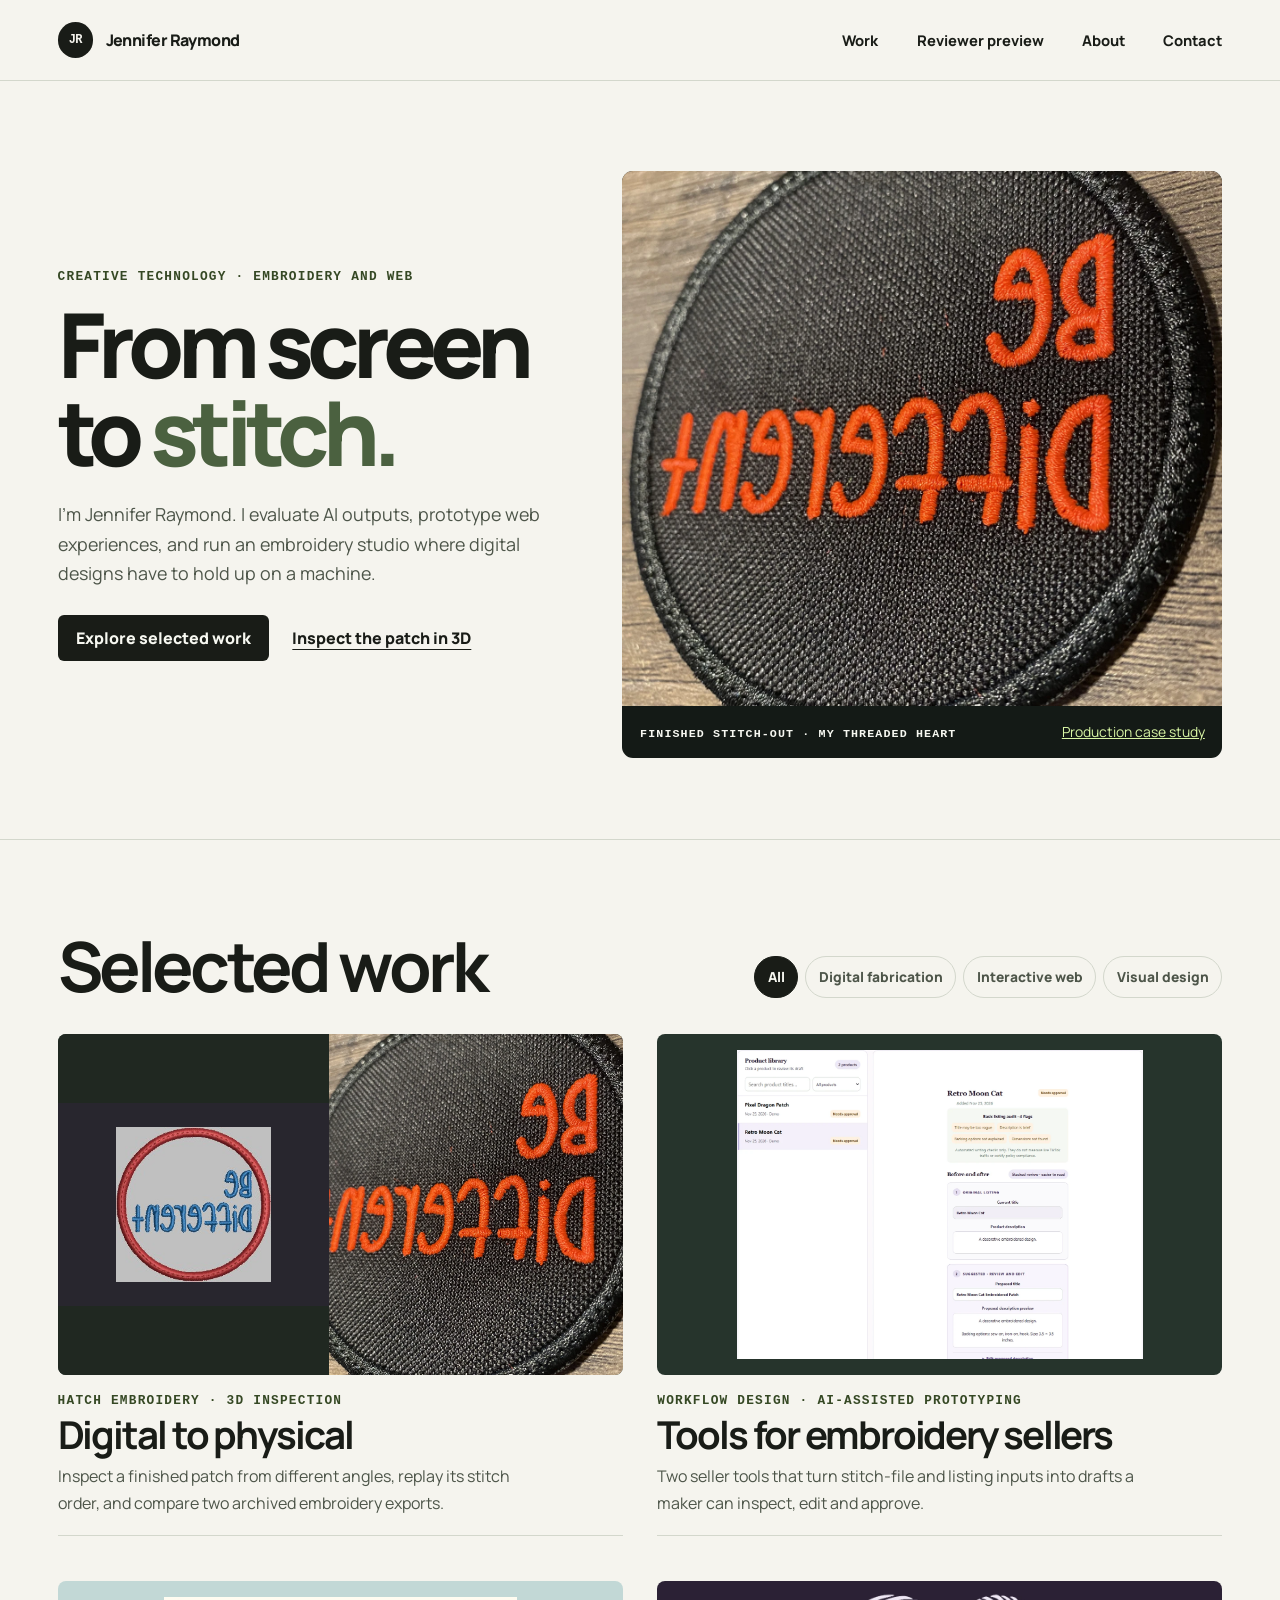
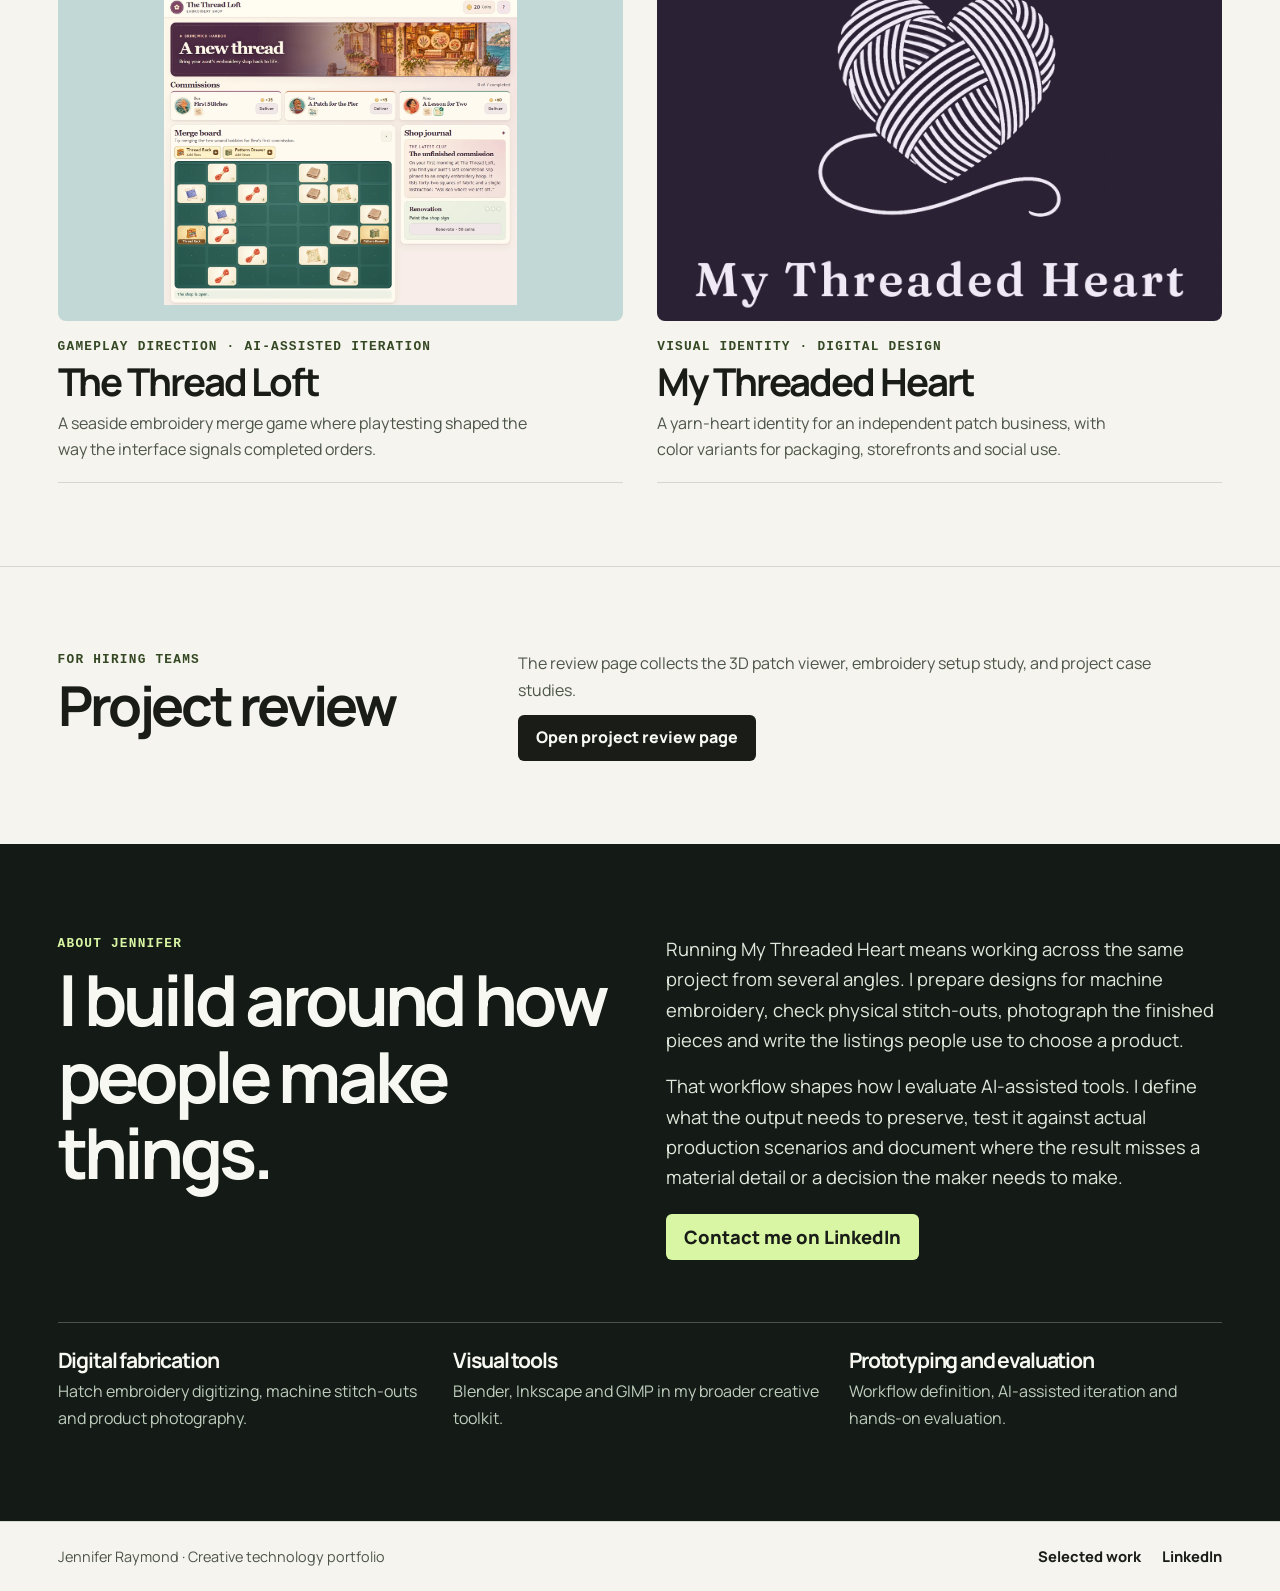
<file: index.html>
<!doctype html>
<html lang="en">
<head>
  <meta charset="utf-8">
  <meta name="viewport" content="width=device-width, initial-scale=1">
  <meta name="description" content="Jennifer Raymond's creative technology portfolio, featuring embroidery production, interactive web tools, visual identity, and AI-assisted development.">
  <meta name="theme-color" content="#f5f4ee">
  <title>Jennifer Raymond | Creative Technology Portfolio</title>
  <link rel="stylesheet" href="styles.css">
  <script src="site.js" defer></script>
</head>
<body>
  <a class="skip" href="#main">Skip to content</a>
  <header class="site-head">
    <div class="wrap">
      <a class="wordmark" href="index.html" aria-current="page"><span class="monogram" aria-hidden="true">JR</span>Jennifer Raymond</a>
      <nav class="site-nav review-nav" aria-label="Main navigation">
        <a href="#work">Work</a>
        <a href="review.html">Reviewer preview</a>
        <a href="#about">About</a>
        <a href="https://www.linkedin.com/in/jray000">Contact</a>
      </nav>
    </div>
  </header>

  <main id="main">
    <section class="hero" aria-labelledby="intro-title">
      <div class="wrap hero-grid">
        <div class="hero-copy">
          <p class="label green-label">Creative technology · Embroidery and web</p>
          <h1 id="intro-title"><span>From screen</span><span>to <em>stitch.</em></span></h1>
          <p>I’m Jennifer Raymond. I evaluate AI outputs, prototype web experiences, and run an embroidery studio where digital designs have to hold up on a machine.</p>
          <div class="hero-actions">
            <a class="button" href="#work">Explore selected work</a>
            <a class="text-link" href="stitch.html#viewer">Inspect the patch in 3D</a>
          </div>
        </div>
        <figure class="hero-media">
          <a class="hero-image" href="stitch.html" aria-label="Read the embroidery production case study">
            <img src="patch-hero.webp" width="1344" height="1200" alt="Close view of a black embroidered patch with bright orange stitching" fetchpriority="high">
          </a>
          <figcaption><span class="label">Finished stitch-out · My Threaded Heart</span><a href="stitch.html">Production case study</a></figcaption>
        </figure>
      </div>
    </section>

    <section class="work" id="work" aria-labelledby="work-title">
      <div class="wrap">
        <div class="section-head">
          <h2 id="work-title">Selected work</h2>
          <div class="filter-list" data-project-filters hidden aria-label="Filter projects">
            <button type="button" data-filter="all" aria-pressed="true">All</button>
            <button type="button" data-filter="make" aria-pressed="false">Digital fabrication</button>
            <button type="button" data-filter="web" aria-pressed="false">Interactive web</button>
            <button type="button" data-filter="design" aria-pressed="false">Visual design</button>
          </div>
          <p class="sr-only" id="filter-status" aria-live="polite"></p>
        </div>

        <div class="project-grid">
          <a class="project-card" data-project="make web" href="stitch.html">
            <div class="project-media pair"><img src="patch-simulation.webp" width="448" height="336" alt="Hatch stitch simulation in blue and red" loading="lazy"><img src="patch-hero.webp" width="1344" height="1200" alt="Embroidery photograph in black and orange" loading="lazy"></div>
            <p class="label">Hatch embroidery · 3D inspection</p>
            <h3>Digital to physical</h3>
            <p>Inspect a finished patch from different angles, replay its stitch order, and compare two archived embroidery exports.</p>
          </a>

          <a class="project-card" data-project="web" href="commerce.html">
            <div class="project-media"><img class="interface-image" src="optimizer-cover.webp" width="1250" height="951" alt="TikTok Shop Optimizer dashboard shown with sample listing data" loading="lazy"></div>
            <p class="label">Workflow design · AI-assisted prototyping</p>
            <h3>Tools for embroidery sellers</h3>
            <p>Two seller tools that turn stitch-file and listing inputs into drafts a maker can inspect, edit and approve.</p>
          </a>

          <a class="project-card" data-project="web design" href="game.html">
            <div class="project-media game"><img class="interface-image" src="game-cover.webp" width="1160" height="1013" alt="The Thread Loft interface with a seaside illustration, a merge board and commissions" loading="lazy"></div>
            <p class="label">Gameplay direction · AI-assisted iteration</p>
            <h3>The Thread Loft</h3>
            <p>A seaside embroidery merge game where playtesting shaped the way the interface signals completed orders.</p>
          </a>

          <a class="project-card" data-project="design" href="brand.html">
            <div class="project-media brand"><img src="brand-cover.webp" width="1400" height="910" alt="Lavender yarn heart and wordmark on a plum background" loading="lazy"></div>
            <p class="label">Visual identity · Digital design</p>
            <h3>My Threaded Heart</h3>
            <p>A yarn-heart identity for an independent patch business, with color variants for packaging, storefronts and social use.</p>
          </a>
        </div>
      </div>
    </section>

    <section class="work" id="review-access" aria-labelledby="review-access-title">
      <div class="wrap story-grid">
        <div><p class="label green-label">For hiring teams</p><h2 id="review-access-title">Project review</h2></div>
        <div class="story-copy">
          <p>The review page collects the 3D patch viewer, embroidery setup study, and project case studies.</p>
          <p><a class="button" href="review.html">Open project review page</a></p>
        </div>
      </div>
    </section>

    <section class="about" id="about" aria-labelledby="about-title">
      <div class="wrap">
        <div class="about-grid">
          <div>
            <p class="label">About Jennifer</p>
            <h2 id="about-title">I build around how people make things.</h2>
          </div>
          <div class="about-copy">
            <p>Running My Threaded Heart means working across the same project from several angles. I prepare designs for machine embroidery, check physical stitch-outs, photograph the finished pieces and write the listings people use to choose a product.</p>
            <p>That workflow shapes how I evaluate AI-assisted tools. I define what the output needs to preserve, test it against actual production scenarios and document where the result misses a material detail or a decision the maker needs to make.</p>
            <a class="button button-light" href="https://www.linkedin.com/in/jray000">Contact me on LinkedIn</a>
          </div>
        </div>
        <div class="capabilities">
          <div><h3>Digital fabrication</h3><p>Hatch embroidery digitizing, machine stitch-outs and product photography.</p></div>
          <div><h3>Visual tools</h3><p>Blender, Inkscape and GIMP in my broader creative toolkit.</p></div>
          <div><h3>Prototyping and evaluation</h3><p>Workflow definition, AI-assisted iteration and hands-on evaluation.</p></div>
        </div>
      </div>
    </section>
  </main>

  <footer class="site-footer"><div class="wrap"><p>Jennifer Raymond · Creative technology portfolio</p><div class="footer-links"><a href="#work">Selected work</a><a href="https://www.linkedin.com/in/jray000">LinkedIn</a></div></div></footer>
</body>
</html>
</file>
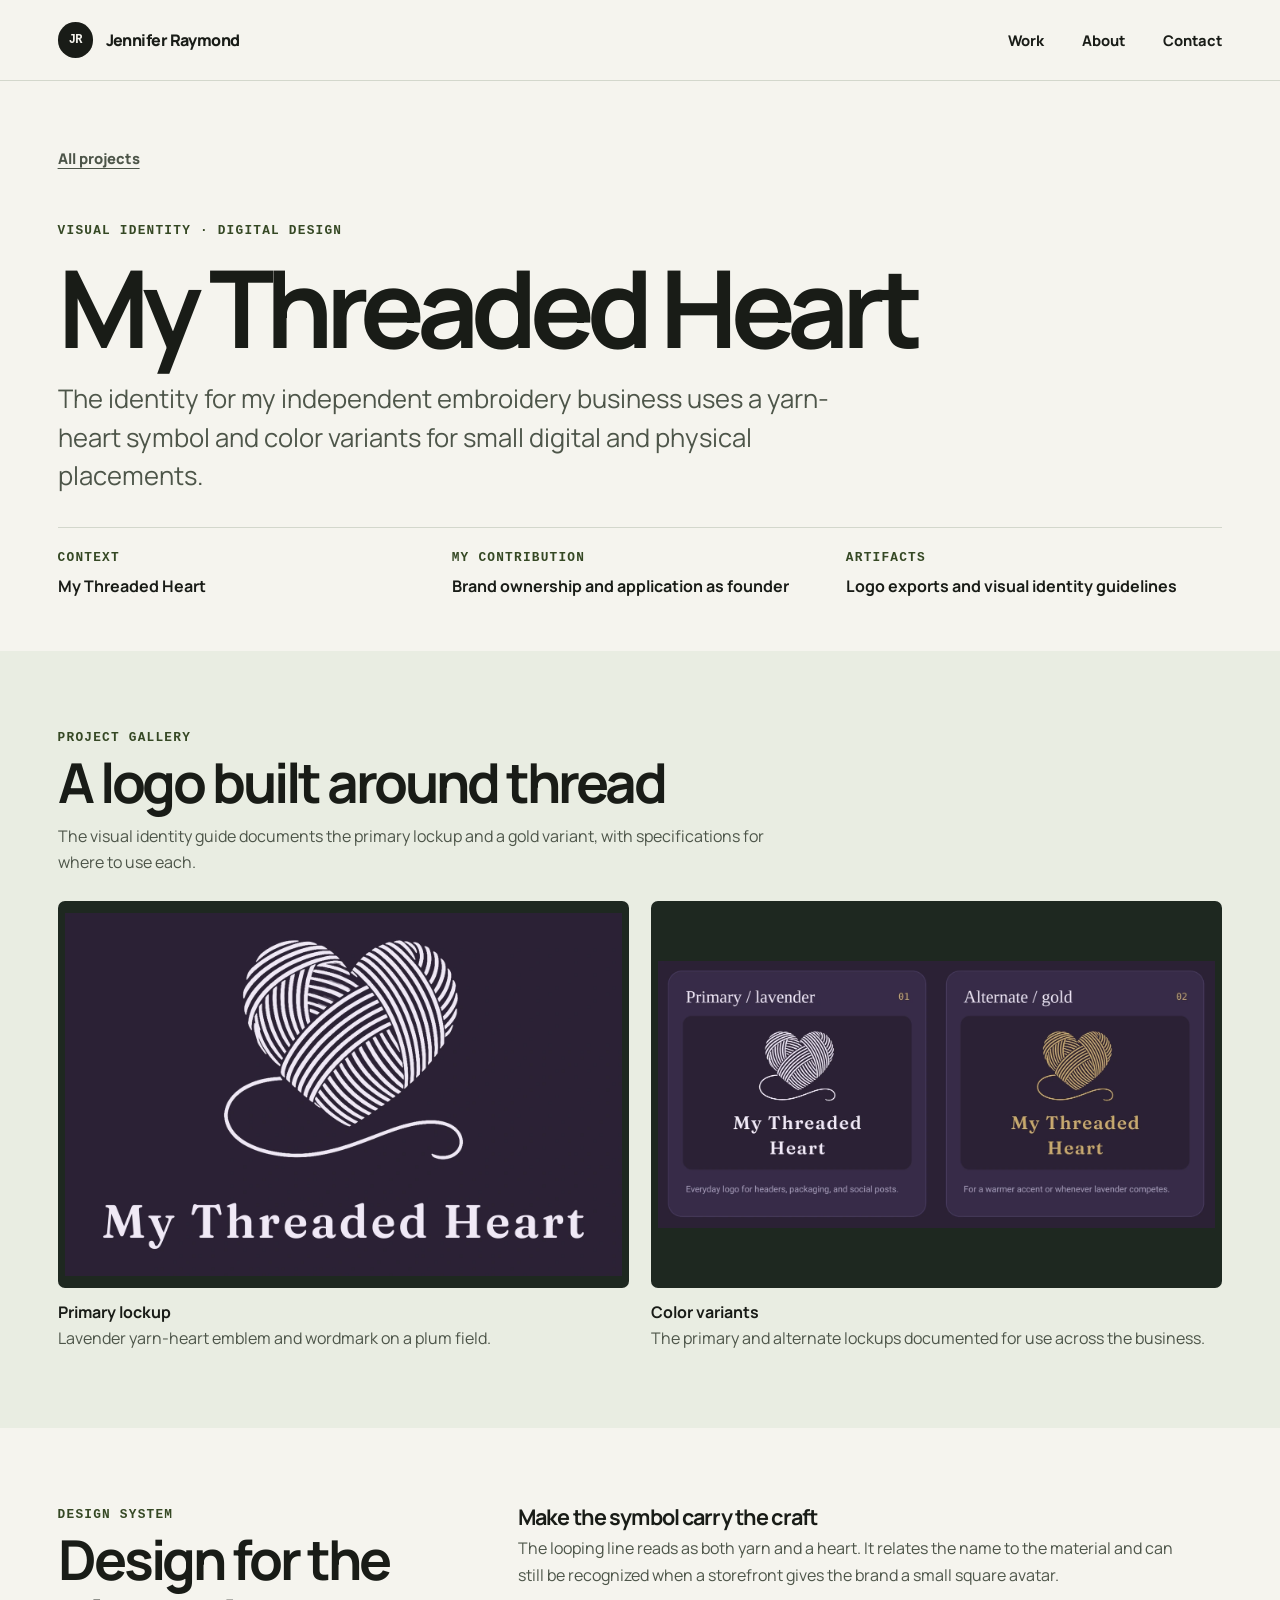
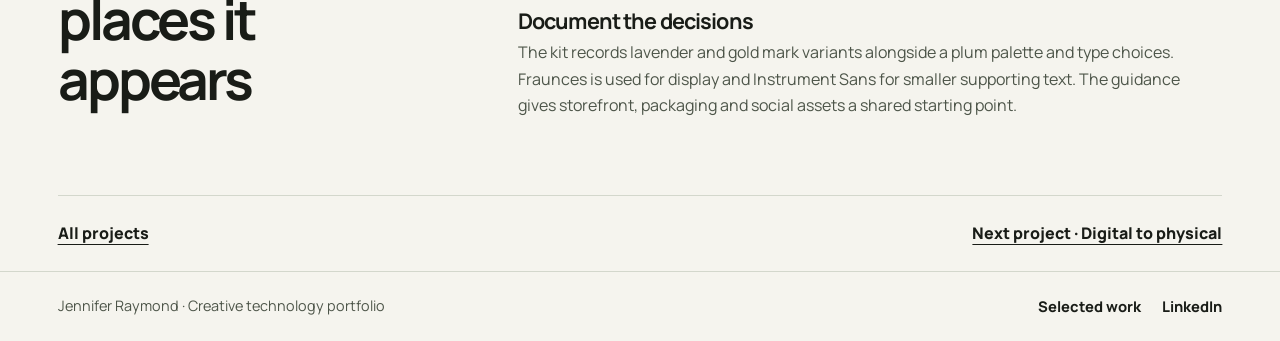
<file: brand.html>
<!doctype html>
<html lang="en">
<head>
  <meta charset="utf-8">
  <meta name="viewport" content="width=device-width, initial-scale=1">
  <meta name="description" content="The identity for my independent embroidery business uses a yarn-heart symbol and color variants for small digital and physical placements.">
  <meta name="theme-color" content="#f5f4ee">
  <title>My Threaded Heart | Jennifer Raymond</title>
  <link rel="stylesheet" href="styles.css">
  <script src="site.js" defer></script>
</head>
<body>
  <a class="skip" href="#main">Skip to content</a>
  <header class="site-head">
    <div class="wrap">
      <a class="wordmark" href="index.html"><span class="monogram" aria-hidden="true">JR</span>Jennifer Raymond</a>
      <nav class="site-nav" aria-label="Main navigation">
        <a href="index.html#work">Work</a>
        <a href="index.html#about">About</a>
        <a href="https://www.linkedin.com/in/jray000">Contact</a>
      </nav>
    </div>
  </header>
  <main id="main">
    <div class="case-top wrap">
      <a href="index.html#work" class="crumb text-link">All projects</a>
      <p class="label green-label">Visual identity · Digital design</p>
      <h1>My Threaded Heart</h1>
      <p class="lede">The identity for my independent embroidery business uses a yarn-heart symbol and color variants for small digital and physical placements.</p>
      <dl class="case-facts"><div><dt class="label">Context</dt><dd>My Threaded Heart</dd></div><div><dt class="label">My contribution</dt><dd>Brand ownership and application as founder</dd></div><div><dt class="label">Artifacts</dt><dd>Logo exports and visual identity guidelines</dd></div></dl>
    </div>
    <section class="artifact-band" aria-labelledby="gallery-heading"><div class="wrap">
      <div class="artifact-heading"><p class="label green-label">Project gallery</p><h2 id="gallery-heading">A logo built around thread</h2><p>The visual identity guide documents the primary lockup and a gold variant, with specifications for where to use each.</p></div>
      <div class="artifact-grid"><figure>
      <a class="lightbox-trigger" data-fit="contain" href="brand-cover.webp" aria-label="Enlarge Primary lockup"><img src="brand-cover.webp" alt="Lavender-on-plum My Threaded Heart wordmark and yarn-heart emblem" loading="lazy"></a>
      <figcaption><strong>Primary lockup</strong>Lavender yarn-heart emblem and wordmark on a plum field.</figcaption>
    </figure><figure>
      <a class="lightbox-trigger" data-fit="contain" href="brand-system.webp" aria-label="Enlarge Color variants"><img src="brand-system.webp" alt="Lavender and gold My Threaded Heart lockups shown side by side in the brand kit" loading="lazy"></a>
      <figcaption><strong>Color variants</strong>The primary and alternate lockups documented for use across the business.</figcaption>
    </figure></div>
    </div></section>
    <section class="case-story" id="brand-process" aria-labelledby="brand-process-heading">
      <div class="wrap story-grid">
        <div><p class="label green-label">Design system</p><h2 id="brand-process-heading">Design for the places it appears</h2></div>
        <div class="story-copy">
          <h3>Make the symbol carry the craft</h3>
          <p>The looping line reads as both yarn and a heart. It relates the name to the material and can still be recognized when a storefront gives the brand a small square avatar.</p>
          <h3>Document the decisions</h3>
          <p>The kit records lavender and gold mark variants alongside a plum palette and type choices. Fraunces is used for display and Instrument Sans for smaller supporting text. The guidance gives storefront, packaging and social assets a shared starting point.</p>
        </div>
      </div>
    </section>
    <div class="wrap next"><a class="text-link" href="index.html#work">All projects</a><a class="text-link" href="stitch.html">Next project · Digital to physical</a></div>
  </main>
  <footer class="site-footer"><div class="wrap"><p>Jennifer Raymond · Creative technology portfolio</p><div class="footer-links"><a href="index.html#work">Selected work</a><a href="https://www.linkedin.com/in/jray000">LinkedIn</a></div></div></footer>
  <dialog class="lightbox" aria-label="Expanded gallery image"><div class="lightbox-bar"><p data-lightbox-caption></p><form method="dialog"><button class="close" type="submit">Close</button></form></div><img alt=""></dialog>
</body>
</html>
</file>
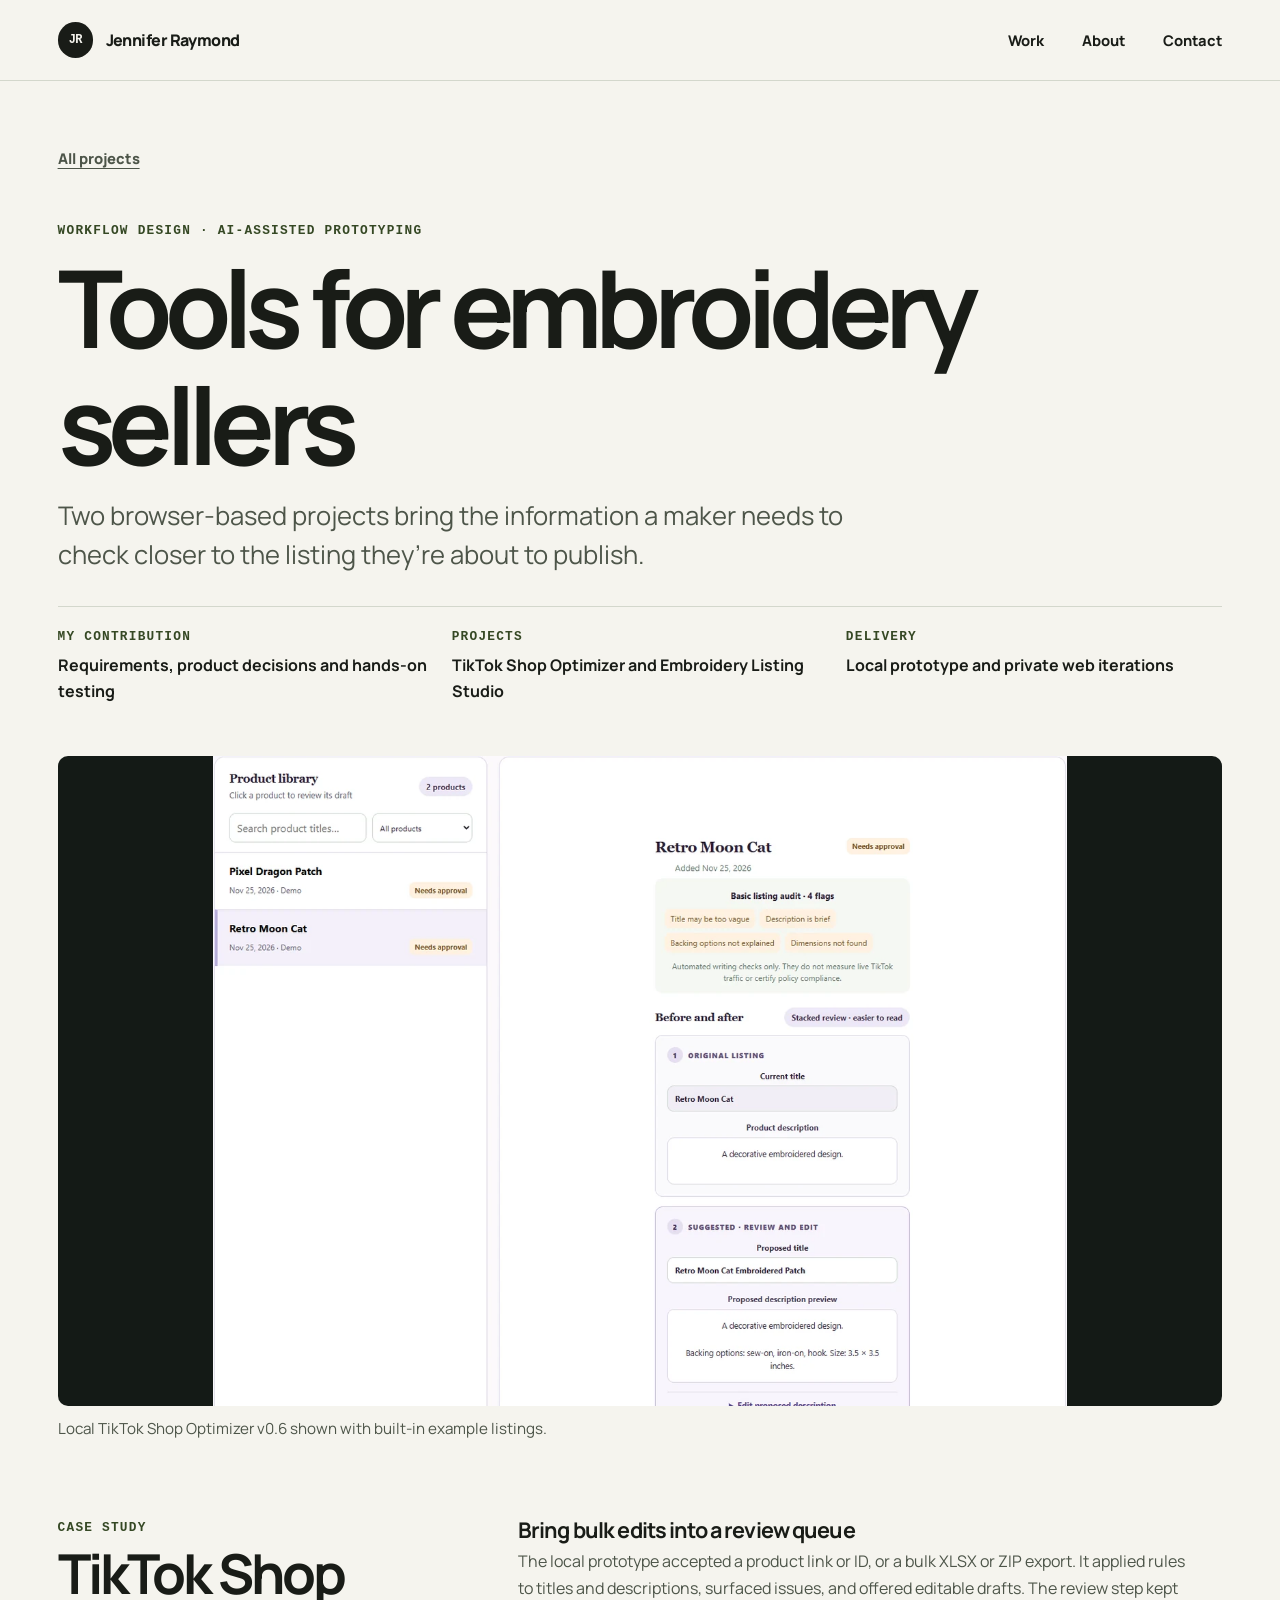
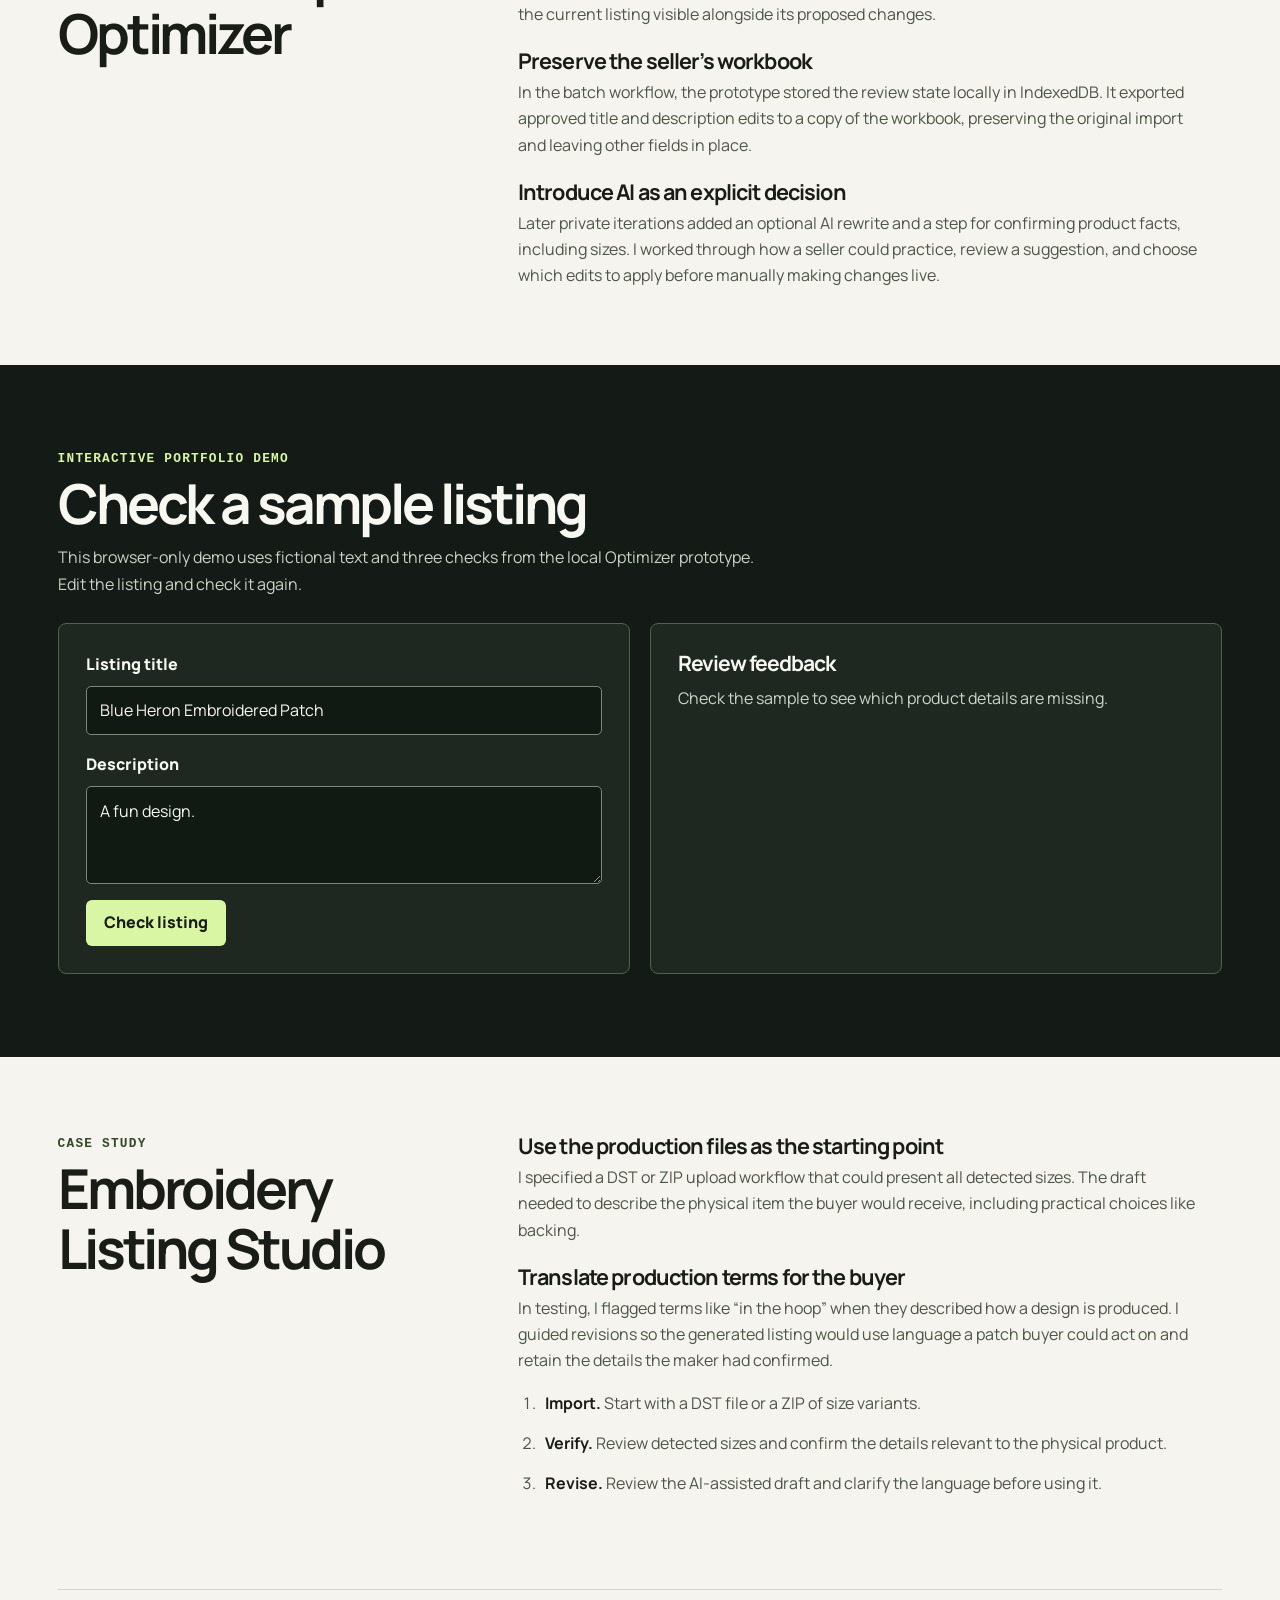
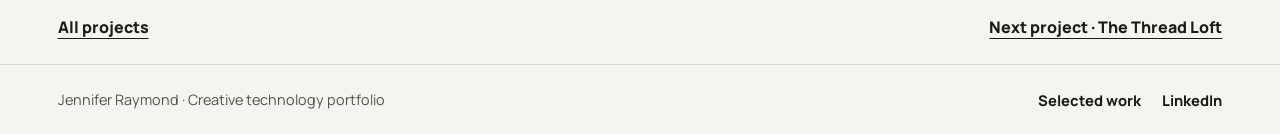
<file: commerce.html>
<!doctype html>
<html lang="en">
<head>
  <meta charset="utf-8">
  <meta name="viewport" content="width=device-width, initial-scale=1">
  <meta name="description" content="Two browser-based projects bring the information a maker needs to check closer to the listing they’re about to publish.">
  <meta name="theme-color" content="#f5f4ee">
  <title>Tools for embroidery sellers | Jennifer Raymond</title>
  <link rel="stylesheet" href="styles.css">
  <script src="site.js" defer></script>
  <script src="listing-demo.js" defer></script>
</head>
<body>
  <a class="skip" href="#main">Skip to content</a>
  <header class="site-head">
    <div class="wrap">
      <a class="wordmark" href="index.html"><span class="monogram" aria-hidden="true">JR</span>Jennifer Raymond</a>
      <nav class="site-nav" aria-label="Main navigation">
        <a href="index.html#work">Work</a>
        <a href="index.html#about">About</a>
        <a href="https://www.linkedin.com/in/jray000">Contact</a>
      </nav>
    </div>
  </header>
  <main id="main">
    <div class="case-top wrap">
      <a href="index.html#work" class="crumb text-link">All projects</a>
      <p class="label green-label">Workflow design · AI-assisted prototyping</p>
      <h1>Tools for embroidery sellers</h1>
      <p class="lede">Two browser-based projects bring the information a maker needs to check closer to the listing they’re about to publish.</p>
      <dl class="case-facts"><div><dt class="label">My contribution</dt><dd>Requirements, product decisions and hands-on testing</dd></div><div><dt class="label">Projects</dt><dd>TikTok Shop Optimizer and Embroidery Listing Studio</dd></div><div><dt class="label">Delivery</dt><dd>Local prototype and private web iterations</dd></div></dl>
    </div>
    <figure class="wrap main-figure">
      <img class="case-lead-image contain" src="optimizer-cover.webp" alt="The TikTok Shop Optimizer dashboard with sample listings and an editable suggested draft" fetchpriority="high">
      <figcaption>Local TikTok Shop Optimizer v0.6 shown with built-in example listings.</figcaption>
    </figure>
    <section class="case-story" id="optimizer" aria-labelledby="optimizer-heading">
      <div class="wrap story-grid">
        <div><p class="label green-label">Case study</p><h2 id="optimizer-heading">TikTok Shop Optimizer</h2></div>
        <div class="story-copy">
          <h3>Bring bulk edits into a review queue</h3>
          <p>The local prototype accepted a product link or ID, or a bulk XLSX or ZIP export. It applied rules to titles and descriptions, surfaced issues, and offered editable drafts. The review step kept the current listing visible alongside its proposed changes.</p>
          <h3>Preserve the seller’s workbook</h3>
          <p>In the batch workflow, the prototype stored the review state locally in IndexedDB. It exported approved title and description edits to a copy of the workbook, preserving the original import and leaving other fields in place.</p>
          <h3>Introduce AI as an explicit decision</h3>
          <p>Later private iterations added an optional AI rewrite and a step for confirming product facts, including sizes. I worked through how a seller could practice, review a suggestion, and choose which edits to apply before manually making changes live.</p>
        </div>
      </div>
    </section>
    <section class="demo-band" id="listing-demo-section" aria-labelledby="listing-demo-heading"><div class="wrap">
      <div class="artifact-heading"><p class="label">Interactive portfolio demo</p><h2 id="listing-demo-heading">Check a sample listing</h2><p>This browser-only demo uses fictional text and three checks from the local Optimizer prototype. Edit the listing and check it again.</p></div>
      <div class="demo-panel">
        <form id="listing-demo">
          <label for="demo-title">Listing title</label>
          <input id="demo-title" name="title" maxlength="160" value="Blue Heron Embroidered Patch">
          <label for="demo-description">Description</label>
          <textarea id="demo-description" name="description" maxlength="1500">A fun design.</textarea>
          <button class="button button-light" type="submit">Check listing</button>
        </form>
        <div id="listing-feedback" class="listing-feedback" aria-live="polite"><h3>Review feedback</h3><p>Check the sample to see which product details are missing.</p></div>
      </div>
      <noscript><p>The listing demo requires JavaScript.</p></noscript>
    </div></section>
    <section class="case-story" id="listing-studio" aria-labelledby="listing-studio-heading">
      <div class="wrap story-grid">
        <div><p class="label green-label">Case study</p><h2 id="listing-studio-heading">Embroidery Listing Studio</h2></div>
        <div class="story-copy">
          <h3>Use the production files as the starting point</h3>
          <p>I specified a DST or ZIP upload workflow that could present all detected sizes. The draft needed to describe the physical item the buyer would receive, including practical choices like backing.</p>
          <h3>Translate production terms for the buyer</h3>
          <p>In testing, I flagged terms like “in the hoop” when they described how a design is produced. I guided revisions so the generated listing would use language a patch buyer could act on and retain the details the maker had confirmed.</p>
          <ol class="process"><li><strong>Import.</strong> Start with a DST file or a ZIP of size variants.</li><li><strong>Verify.</strong> Review detected sizes and confirm the details relevant to the physical product.</li><li><strong>Revise.</strong> Review the AI-assisted draft and clarify the language before using it.</li></ol>
        </div>
      </div>
    </section>
    <div class="wrap next"><a class="text-link" href="index.html#work">All projects</a><a class="text-link" href="game.html">Next project · The Thread Loft</a></div>
  </main>
  <footer class="site-footer"><div class="wrap"><p>Jennifer Raymond · Creative technology portfolio</p><div class="footer-links"><a href="index.html#work">Selected work</a><a href="https://www.linkedin.com/in/jray000">LinkedIn</a></div></div></footer>
  <dialog class="lightbox" aria-label="Expanded gallery image"><div class="lightbox-bar"><p data-lightbox-caption></p><form method="dialog"><button class="close" type="submit">Close</button></form></div><img alt=""></dialog>
</body>
</html>
</file>
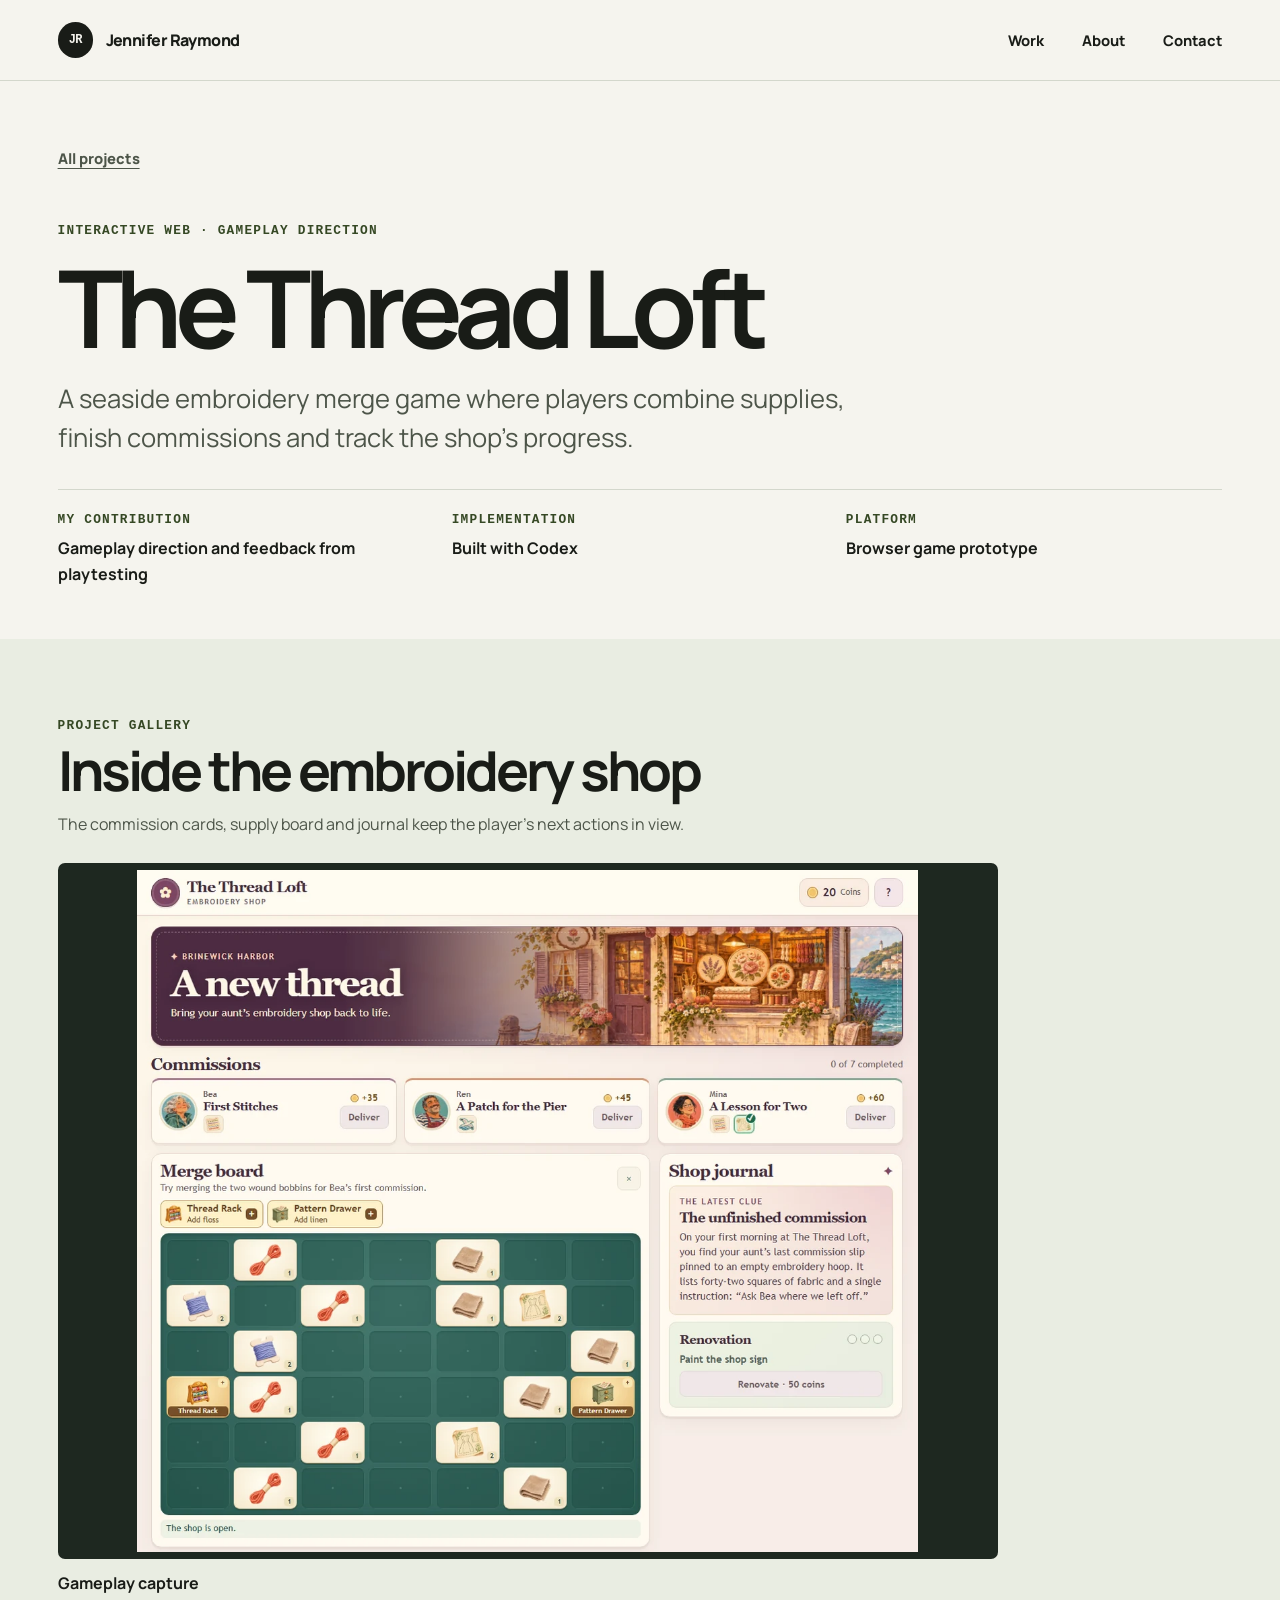
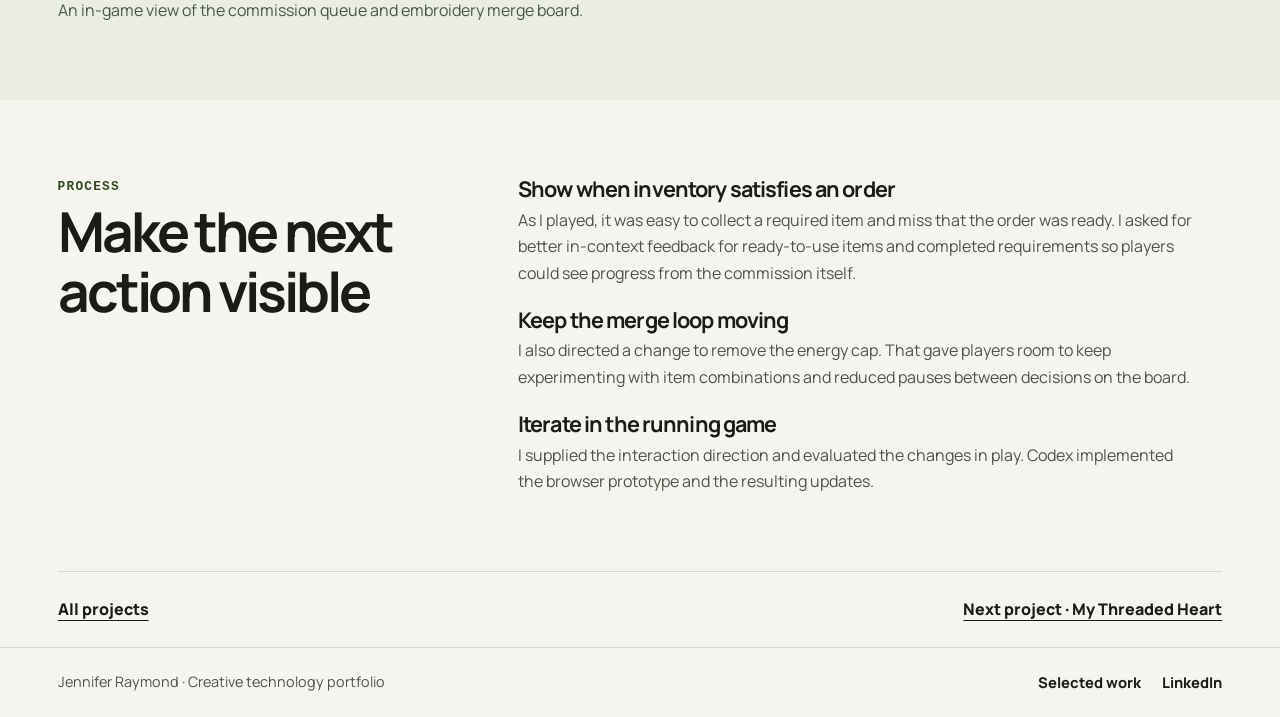
<file: game.html>
<!doctype html>
<html lang="en">
<head>
  <meta charset="utf-8">
  <meta name="viewport" content="width=device-width, initial-scale=1">
  <meta name="description" content="A seaside embroidery merge game where players combine supplies, finish commissions and track the shop’s progress.">
  <meta name="theme-color" content="#f5f4ee">
  <title>The Thread Loft | Jennifer Raymond</title>
  <link rel="stylesheet" href="styles.css">
  <script src="site.js" defer></script>
</head>
<body>
  <a class="skip" href="#main">Skip to content</a>
  <header class="site-head">
    <div class="wrap">
      <a class="wordmark" href="index.html"><span class="monogram" aria-hidden="true">JR</span>Jennifer Raymond</a>
      <nav class="site-nav" aria-label="Main navigation">
        <a href="index.html#work">Work</a>
        <a href="index.html#about">About</a>
        <a href="https://www.linkedin.com/in/jray000">Contact</a>
      </nav>
    </div>
  </header>
  <main id="main">
    <div class="case-top wrap">
      <a href="index.html#work" class="crumb text-link">All projects</a>
      <p class="label green-label">Interactive web · Gameplay direction</p>
      <h1>The Thread Loft</h1>
      <p class="lede">A seaside embroidery merge game where players combine supplies, finish commissions and track the shop’s progress.</p>
      <dl class="case-facts"><div><dt class="label">My contribution</dt><dd>Gameplay direction and feedback from playtesting</dd></div><div><dt class="label">Implementation</dt><dd>Built with Codex</dd></div><div><dt class="label">Platform</dt><dd>Browser game prototype</dd></div></dl>
    </div>
    <section class="artifact-band" aria-labelledby="gallery-heading"><div class="wrap">
      <div class="artifact-heading"><p class="label green-label">Project gallery</p><h2 id="gallery-heading">Inside the embroidery shop</h2><p>The commission cards, supply board and journal keep the player’s next actions in view.</p></div>
      <div class="artifact-grid"><figure>
      <a class="lightbox-trigger" data-fit="contain" href="game-cover.webp" aria-label="Enlarge Gameplay capture"><img src="game-cover.webp" alt="The Thread Loft gameplay showing a seaside title panel, commissions, embroidery icons and a journal" loading="lazy"></a>
      <figcaption><strong>Gameplay capture</strong>An in-game view of the commission queue and embroidery merge board.</figcaption>
    </figure></div>
    </div></section>
    <section class="case-story" id="game-process" aria-labelledby="game-process-heading">
      <div class="wrap story-grid">
        <div><p class="label green-label">Process</p><h2 id="game-process-heading">Make the next action visible</h2></div>
        <div class="story-copy">
          <h3>Show when inventory satisfies an order</h3>
          <p>As I played, it was easy to collect a required item and miss that the order was ready. I asked for better in-context feedback for ready-to-use items and completed requirements so players could see progress from the commission itself.</p>
          <h3>Keep the merge loop moving</h3>
          <p>I also directed a change to remove the energy cap. That gave players room to keep experimenting with item combinations and reduced pauses between decisions on the board.</p>
          <h3>Iterate in the running game</h3>
          <p>I supplied the interaction direction and evaluated the changes in play. Codex implemented the browser prototype and the resulting updates.</p>
        </div>
      </div>
    </section>
    <div class="wrap next"><a class="text-link" href="index.html#work">All projects</a><a class="text-link" href="brand.html">Next project · My Threaded Heart</a></div>
  </main>
  <footer class="site-footer"><div class="wrap"><p>Jennifer Raymond · Creative technology portfolio</p><div class="footer-links"><a href="index.html#work">Selected work</a><a href="https://www.linkedin.com/in/jray000">LinkedIn</a></div></div></footer>
  <dialog class="lightbox" aria-label="Expanded gallery image"><div class="lightbox-bar"><p data-lightbox-caption></p><form method="dialog"><button class="close" type="submit">Close</button></form></div><img alt=""></dialog>
</body>
</html>
</file>
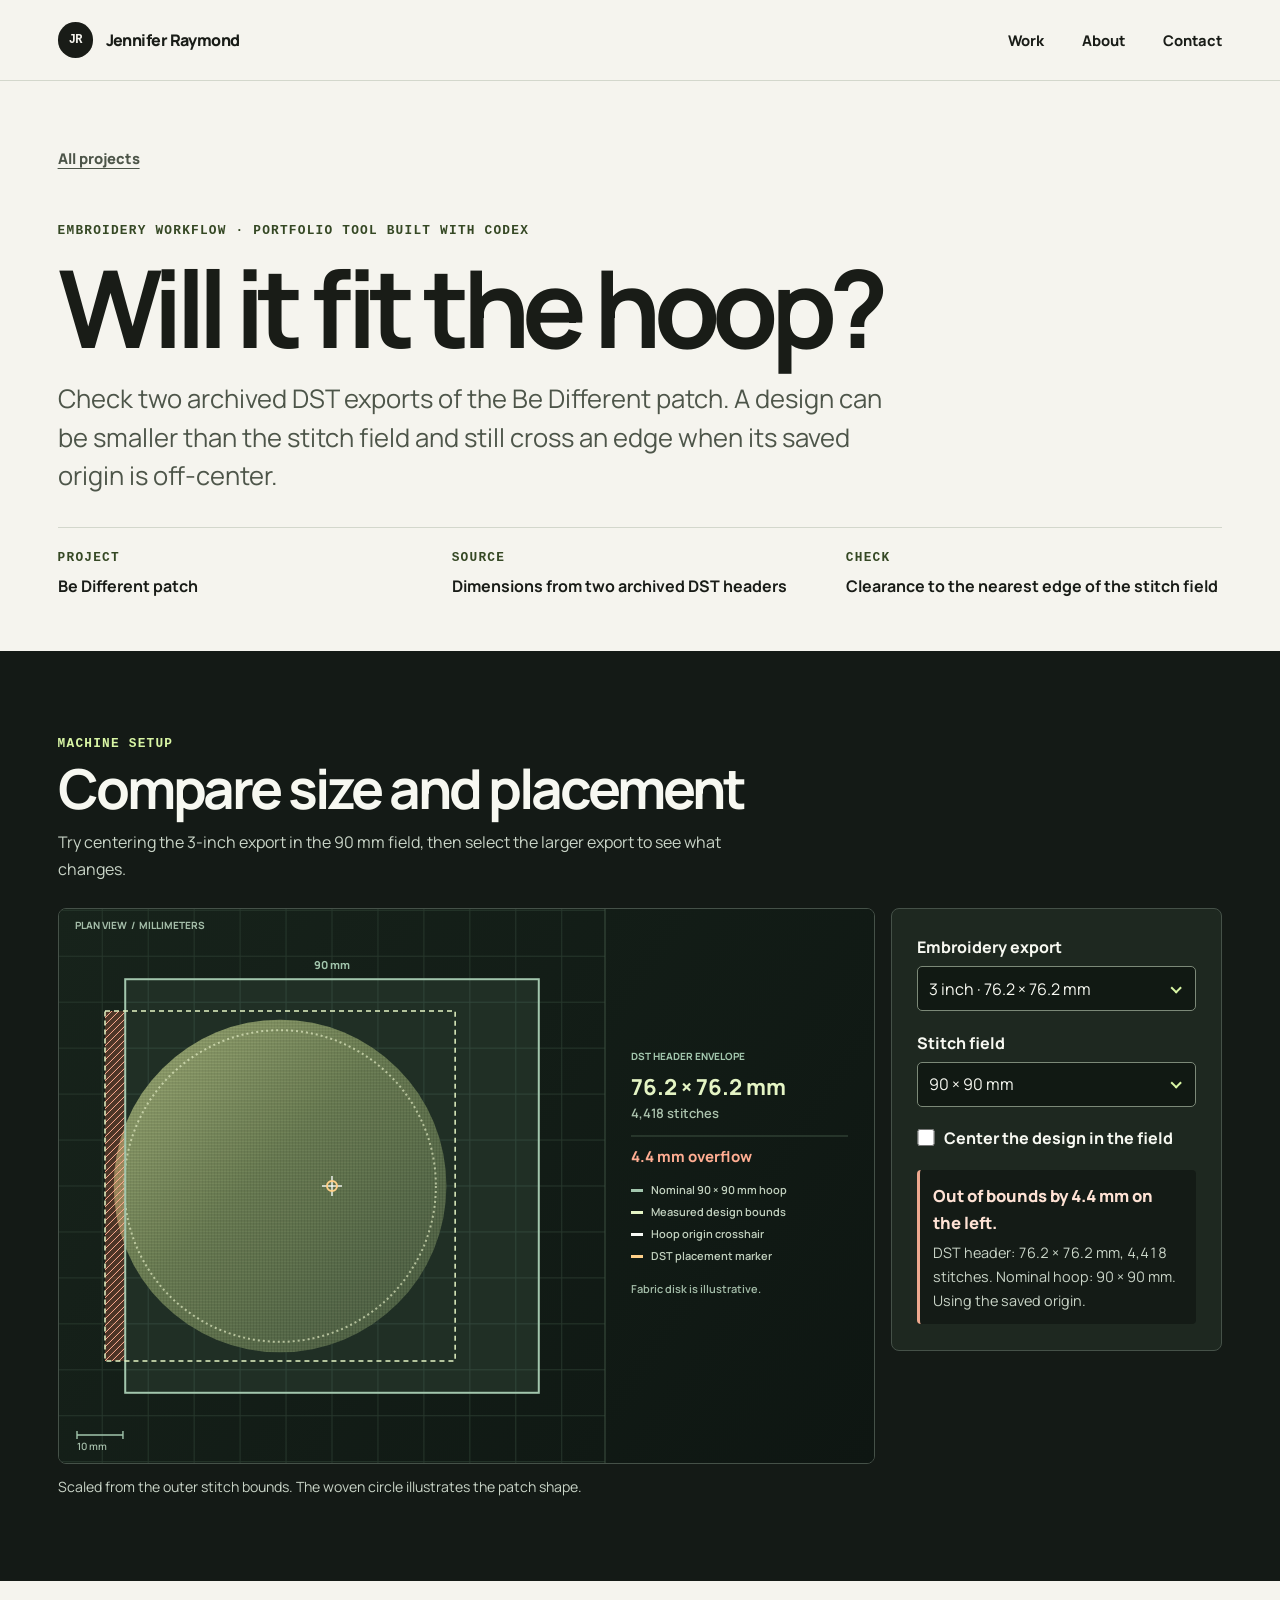
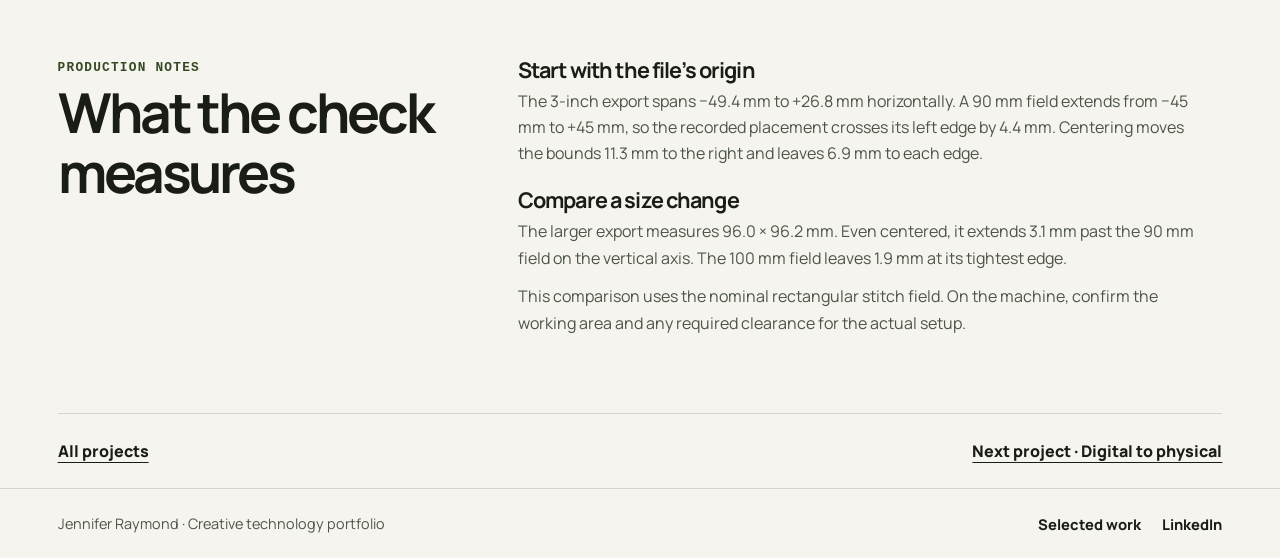
<file: lab.html>
<!doctype html>
<html lang="en">
<head>
  <meta charset="utf-8">
  <meta name="viewport" content="width=device-width, initial-scale=1">
  <meta name="description" content="Check two archived DST exports of the Be Different patch. A design can be smaller than the stitch field and still cross an edge when its saved origin is off-center.">
  <meta name="theme-color" content="#f5f4ee">
  <title>Will it fit the hoop? | Jennifer Raymond</title>
  <link rel="stylesheet" href="styles.css">
  <script src="site.js" defer></script>
  <script src="hoop-fit.js" defer></script>
</head>
<body>
  <a class="skip" href="#main">Skip to content</a>
  <header class="site-head">
    <div class="wrap">
      <a class="wordmark" href="index.html"><span class="monogram" aria-hidden="true">JR</span>Jennifer Raymond</a>
      <nav class="site-nav" aria-label="Main navigation">
        <a href="index.html#work">Work</a>
        <a href="index.html#about">About</a>
        <a href="https://www.linkedin.com/in/jray000">Contact</a>
      </nav>
    </div>
  </header>
  <main id="main">
    <div class="case-top wrap">
      <a href="index.html#work" class="crumb text-link">All projects</a>
      <p class="label green-label">Embroidery workflow · Portfolio tool built with Codex</p>
      <h1>Will it fit the hoop?</h1>
      <p class="lede">Check two archived DST exports of the Be Different patch. A design can be smaller than the stitch field and still cross an edge when its saved origin is off-center.</p>
      <dl class="case-facts"><div><dt class="label">Project</dt><dd>Be Different patch</dd></div><div><dt class="label">Source</dt><dd>Dimensions from two archived DST headers</dd></div><div><dt class="label">Check</dt><dd>Clearance to the nearest edge of the stitch field</dd></div></dl>
    </div>
    <section class="demo-band hoop-band" id="hoop-fit" aria-labelledby="hoop-fit-heading"><div class="wrap">
      <div class="artifact-heading"><p class="label">Machine setup</p><h2 id="hoop-fit-heading">Compare size and placement</h2><p>Try centering the 3-inch export in the 90 mm field, then select the larger export to see what changes.</p></div>
      <div class="viewer">
        <figure class="hoop-figure">
          <div class="viewer-stage">
            <canvas id="hoop-canvas" role="img" aria-label="Scaled diagram of the embroidery export’s bounding box and the stitch field"></canvas>
            <p id="hoop-fallback" hidden>The diagram is unavailable. You can still compare the measurements using the controls.</p>
            <noscript><img src="hoop-fit.webp" alt="Diagram of the 3-inch export extending beyond the left edge of the 90 mm stitch field"></noscript>
          </div>
          <figcaption>Scaled from the outer stitch bounds. The woven circle illustrates the patch shape.</figcaption>
        </figure>
        <div class="viewer-controls" id="hoop-controls">
          <div><label for="hoop-export">Embroidery export</label><select id="hoop-export"><option value="small">3 inch · 76.2 × 76.2 mm</option><option value="large">Larger · 96.0 × 96.2 mm</option></select></div>
          <div><label for="hoop-size">Stitch field</label><select id="hoop-size"><option value="90x90">90 × 90 mm</option><option value="100x100">100 × 100 mm</option><option value="130x180">130 × 180 mm</option></select></div>
          <label class="hoop-checkbox" for="hoop-center"><input type="checkbox" id="hoop-center"> Center the design in the field</label>
          <div class="hoop-status" id="hoop-status" data-state="overflow"><p id="hoop-result" role="status" aria-live="polite">Out of bounds by 4.4 mm on the left.</p><p id="hoop-detail">The saved origin is offset from the middle of the design.</p></div>
        </div>
      </div>
      <noscript><style>#hoop-canvas,#hoop-controls{display:none}</style><p>In the 90 mm field, the 3-inch export extends 4.4 mm past the left edge at its saved origin. Centering gives it 6.9 mm of minimum clearance. The larger export needs a bigger field.</p></noscript>
    </div></section>
    <section class="case-story" id="method" aria-labelledby="method-heading">
      <div class="wrap story-grid">
        <div><p class="label green-label">Production notes</p><h2 id="method-heading">What the check measures</h2></div>
        <div class="story-copy">
          <h3>Start with the file’s origin</h3>
          <p>The 3-inch export spans −49.4 mm to +26.8 mm horizontally. A 90 mm field extends from −45 mm to +45 mm, so the recorded placement crosses its left edge by 4.4 mm. Centering moves the bounds 11.3 mm to the right and leaves 6.9 mm to each edge.</p>
          <h3>Compare a size change</h3>
          <p>The larger export measures 96.0 × 96.2 mm. Even centered, it extends 3.1 mm past the 90 mm field on the vertical axis. The 100 mm field leaves 1.9 mm at its tightest edge.</p>
          <p>This comparison uses the nominal rectangular stitch field. On the machine, confirm the working area and any required clearance for the actual setup.</p>
        </div>
      </div>
    </section>
    <div class="wrap next"><a class="text-link" href="index.html#work">All projects</a><a class="text-link" href="stitch.html">Next project · Digital to physical</a></div>
  </main>
  <footer class="site-footer"><div class="wrap"><p>Jennifer Raymond · Creative technology portfolio</p><div class="footer-links"><a href="index.html#work">Selected work</a><a href="https://www.linkedin.com/in/jray000">LinkedIn</a></div></div></footer>
  <dialog class="lightbox" aria-label="Expanded gallery image"><div class="lightbox-bar"><p data-lightbox-caption></p><form method="dialog"><button class="close" type="submit">Close</button></form></div><img alt=""></dialog>
</body>
</html>
</file>
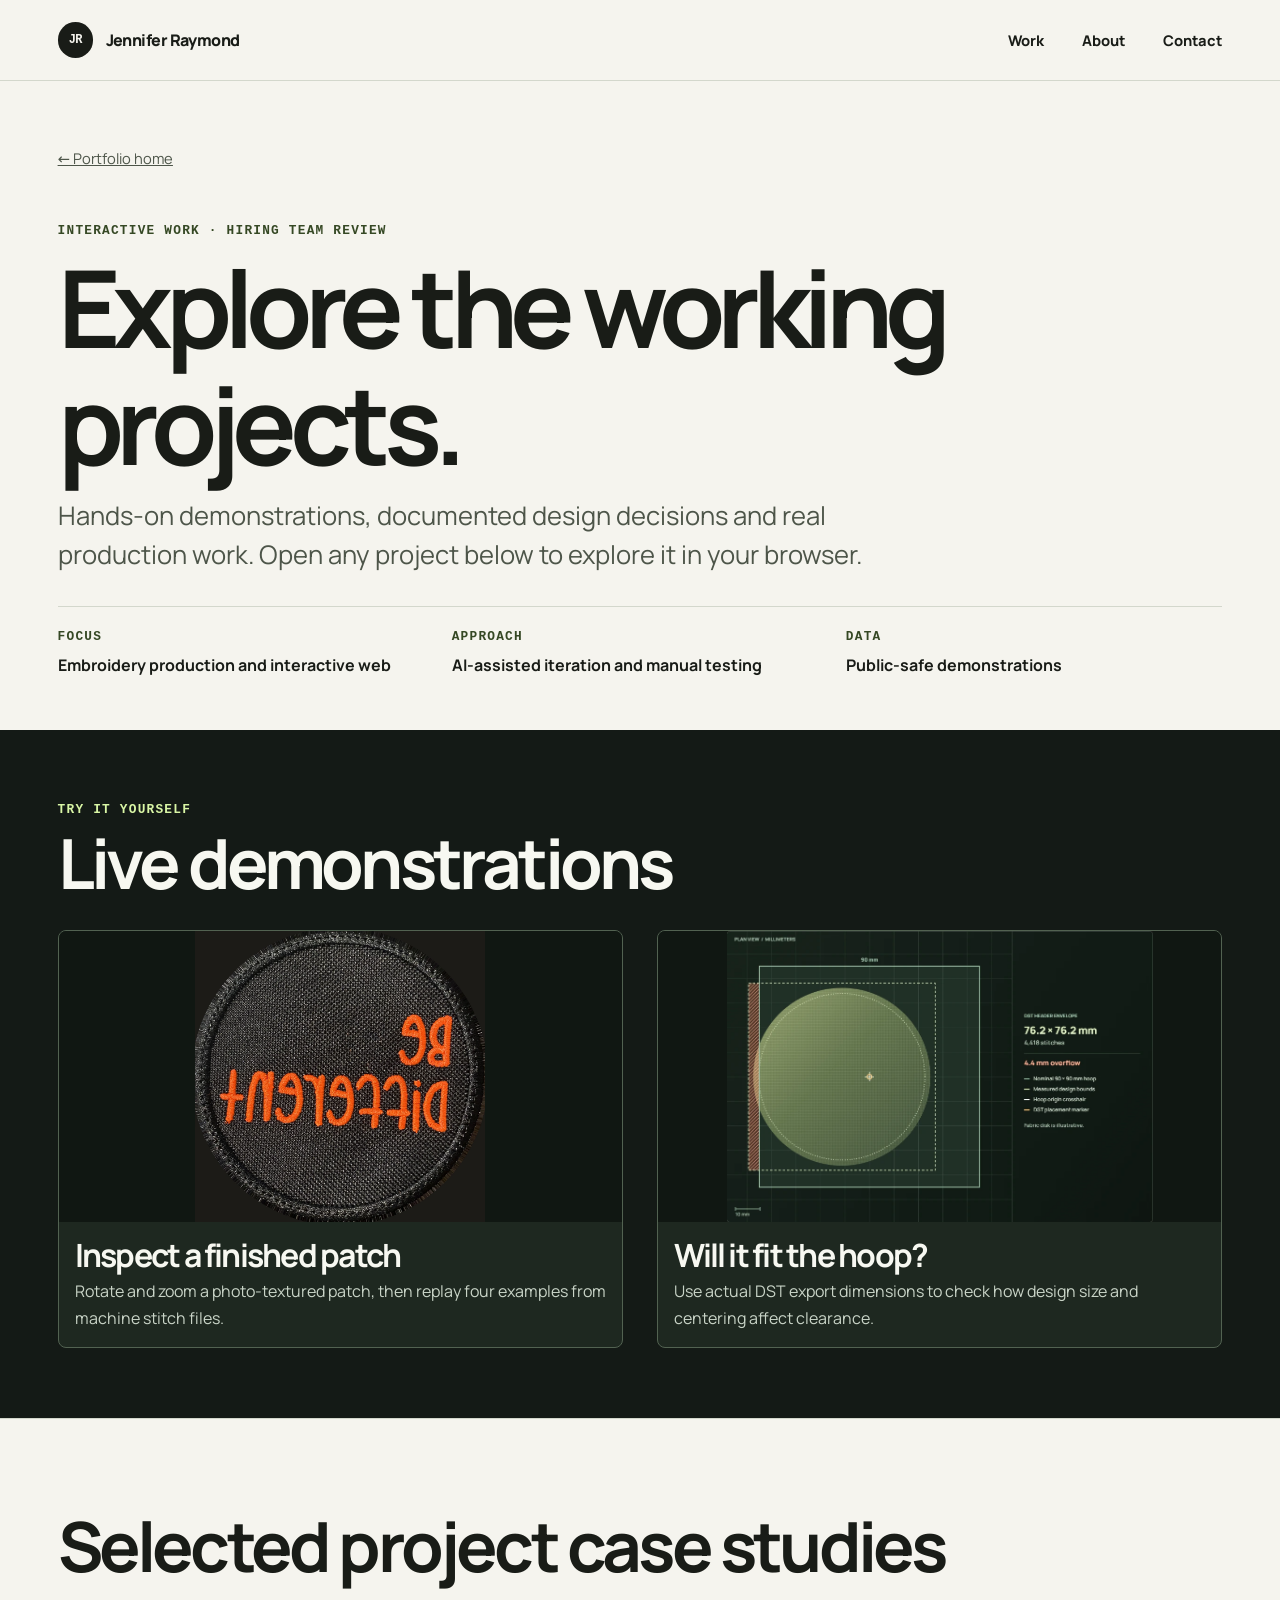
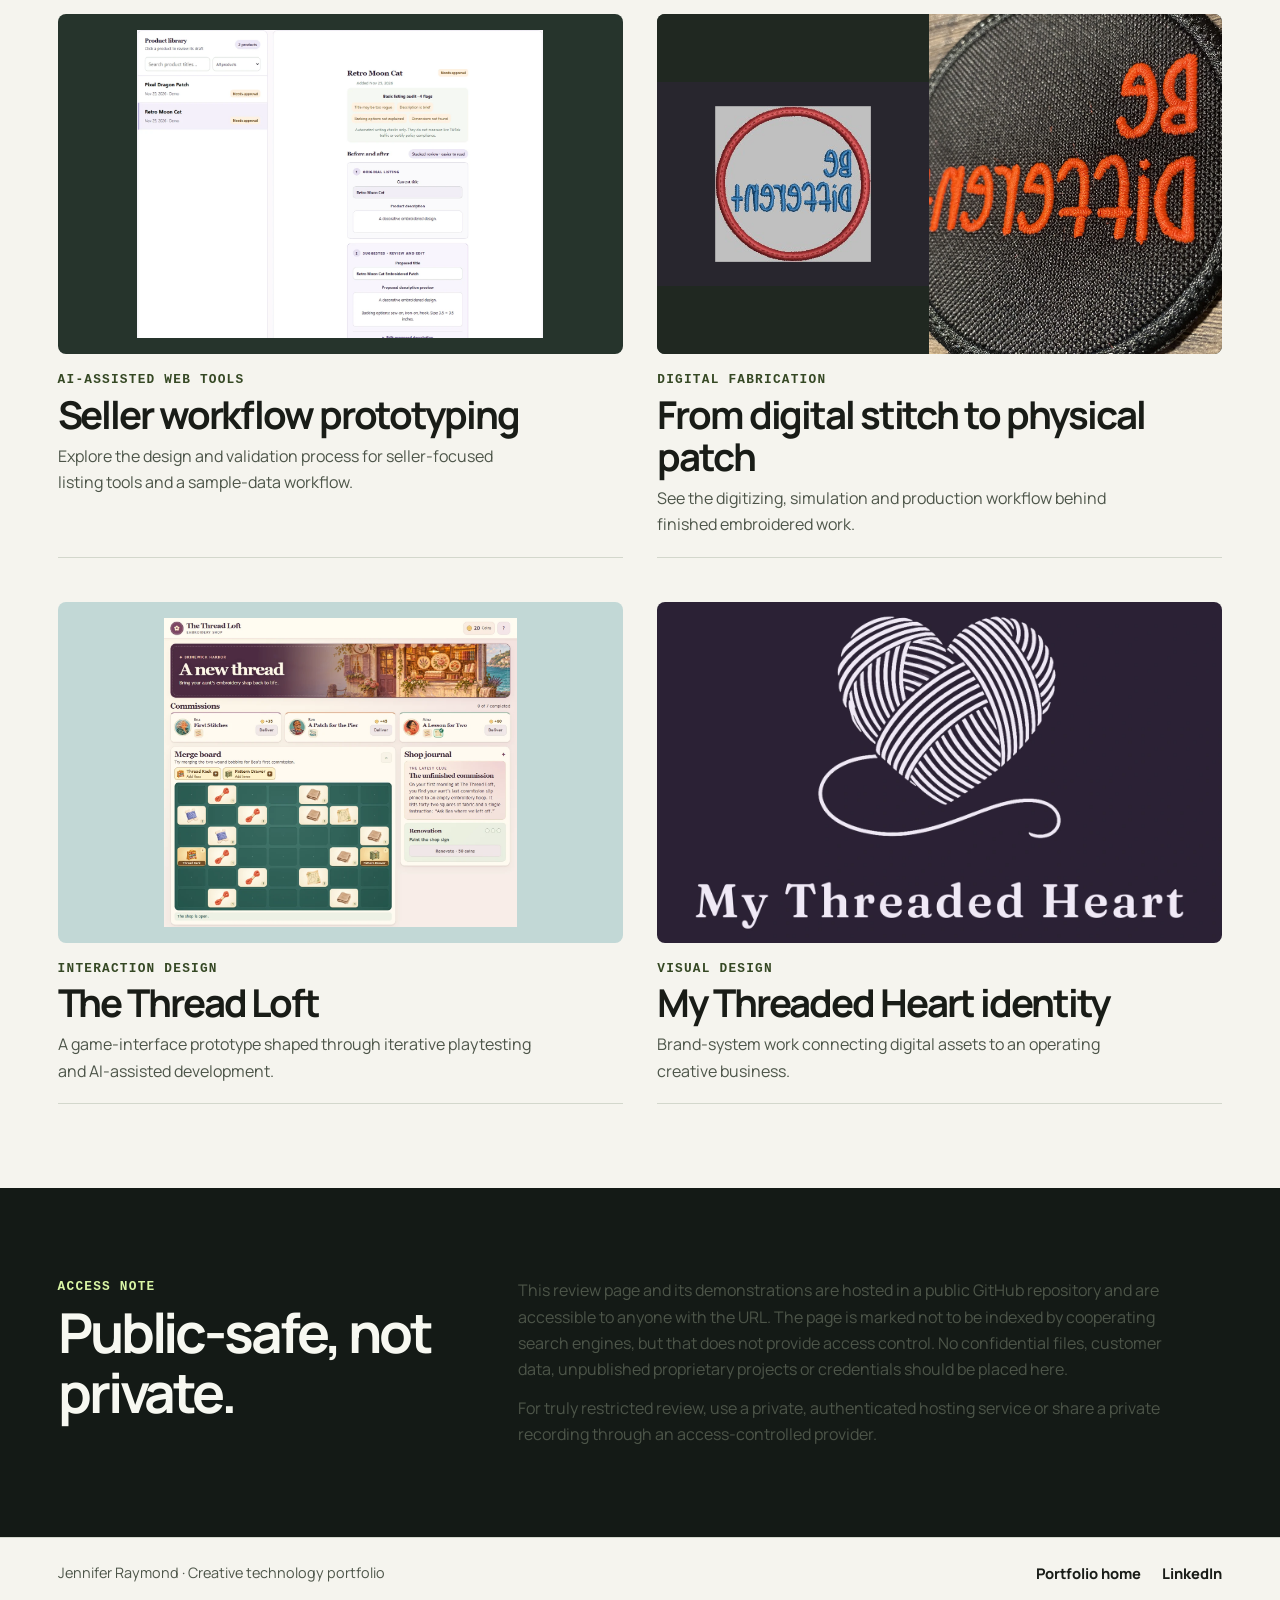
<file: review.html>
<!doctype html>
<html lang="en">
<head>
<meta charset="utf-8">
<meta name="viewport" content="width=device-width, initial-scale=1">
<meta name="description" content="Review Jennifer Raymond's interactive creative technology portfolio demonstrations and technical case studies.">
<meta name="robots" content="noindex,nofollow,noarchive">
<title>Project Review | Jennifer Raymond</title>
<link rel="stylesheet" href="styles.css">
</head>
<body>
<a class="skip" href="#main">Skip to content</a>
<header class="site-head"><div class="wrap"><a class="wordmark" href="index.html"><span class="monogram" aria-hidden="true">JR</span>Jennifer Raymond</a><nav class="site-nav" aria-label="Main navigation"><a href="index.html#work">Work</a><a href="index.html#about">About</a><a href="https://www.linkedin.com/in/jray000">Contact</a></nav></div></header>
<main id="main">
<section class="case-top"><div class="wrap"><a class="crumb" href="index.html">← Portfolio home</a><p class="label green-label">Interactive work · Hiring team review</p><h1>Explore the working projects.</h1><p class="lede">Hands-on demonstrations, documented design decisions and real production work. Open any project below to explore it in your browser.</p><dl class="case-facts"><div><dt class="label">Focus</dt><dd>Embroidery production and interactive web</dd></div><div><dt class="label">Approach</dt><dd>AI-assisted iteration and manual testing</dd></div><div><dt class="label">Data</dt><dd>Public-safe demonstrations</dd></div></dl></div></section>
<section class="studies"><div class="wrap"><div class="section-head"><div><p class="label">Try it yourself</p><h2>Live demonstrations</h2></div></div><div class="study-grid">
<a class="study-card" href="stitch.html#viewer"><img src="patch-front-texture.webp" alt="Front photograph of a black embroidered patch with orange mirrored lettering" loading="lazy"><div><h3>Inspect a finished patch</h3><p>Rotate and zoom a photo-textured patch, then replay four examples from machine stitch files.</p></div></a>
<a class="study-card" href="lab.html#hoop-fit"><img src="hoop-fit.webp" alt="Hoop-fit diagram showing a patch outline extending beyond the stitch field" loading="lazy"><div><h3>Will it fit the hoop?</h3><p>Use actual DST export dimensions to check how design size and centering affect clearance.</p></div></a>
</div></div></section>
<section class="work"><div class="wrap"><div class="section-head"><h2>Selected project case studies</h2></div><div class="project-grid">
<a class="project-card" href="commerce.html"><div class="project-media"><img class="interface-image" src="optimizer-cover.webp" alt="Product listing optimizer demo" loading="lazy"></div><p class="label">AI-assisted web tools</p><h3>Seller workflow prototyping</h3><p>Explore the design and validation process for seller-focused listing tools and a sample-data workflow.</p></a>
<a class="project-card" href="stitch.html"><div class="project-media pair"><img src="patch-simulation.webp" alt="Embroidery simulation" loading="lazy"><img src="patch-hero.webp" alt="Finished embroidery" loading="lazy"></div><p class="label">Digital fabrication</p><h3>From digital stitch to physical patch</h3><p>See the digitizing, simulation and production workflow behind finished embroidered work.</p></a>
<a class="project-card" href="game.html"><div class="project-media game"><img class="interface-image" src="game-cover.webp" alt="Embroidery merge game interface" loading="lazy"></div><p class="label">Interaction design</p><h3>The Thread Loft</h3><p>A game-interface prototype shaped through iterative playtesting and AI-assisted development.</p></a>
<a class="project-card" href="brand.html"><div class="project-media brand"><img src="brand-cover.webp" alt="Brand identity sample" loading="lazy"></div><p class="label">Visual design</p><h3>My Threaded Heart identity</h3><p>Brand-system work connecting digital assets to an operating creative business.</p></a>
</div></div></section>
<section class="about"><div class="wrap"><div class="story-grid"><div><p class="label">Access note</p><h2>Public-safe, not private.</h2></div><div class="story-copy"><p>This review page and its demonstrations are hosted in a public GitHub repository and are accessible to anyone with the URL. The page is marked not to be indexed by cooperating search engines, but that does not provide access control. No confidential files, customer data, unpublished proprietary projects or credentials should be placed here.</p><p>For truly restricted review, use a private, authenticated hosting service or share a private recording through an access-controlled provider.</p></div></div></div></section>
</main>
<footer class="site-footer"><div class="wrap"><p>Jennifer Raymond · Creative technology portfolio</p><div class="footer-links"><a href="index.html">Portfolio home</a><a href="https://www.linkedin.com/in/jray000">LinkedIn</a></div></div></footer>
</body></html>
</file>
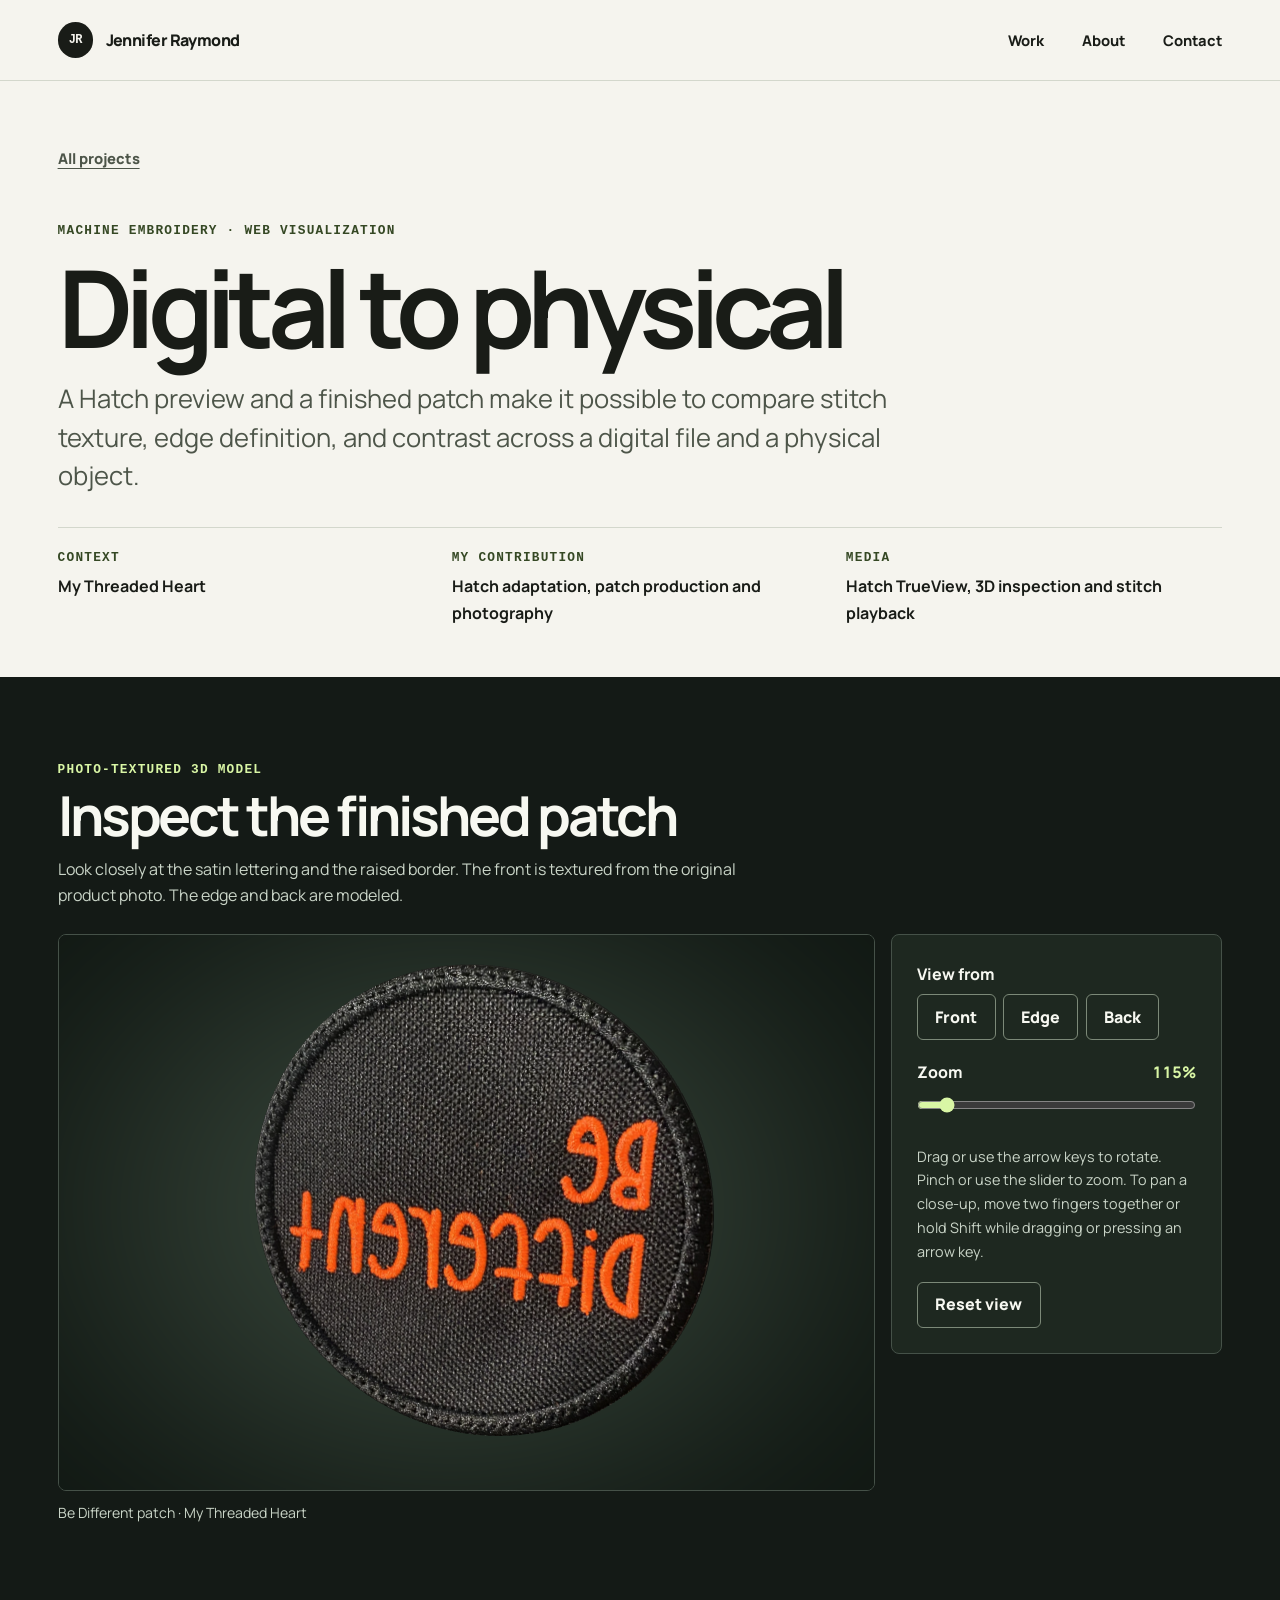
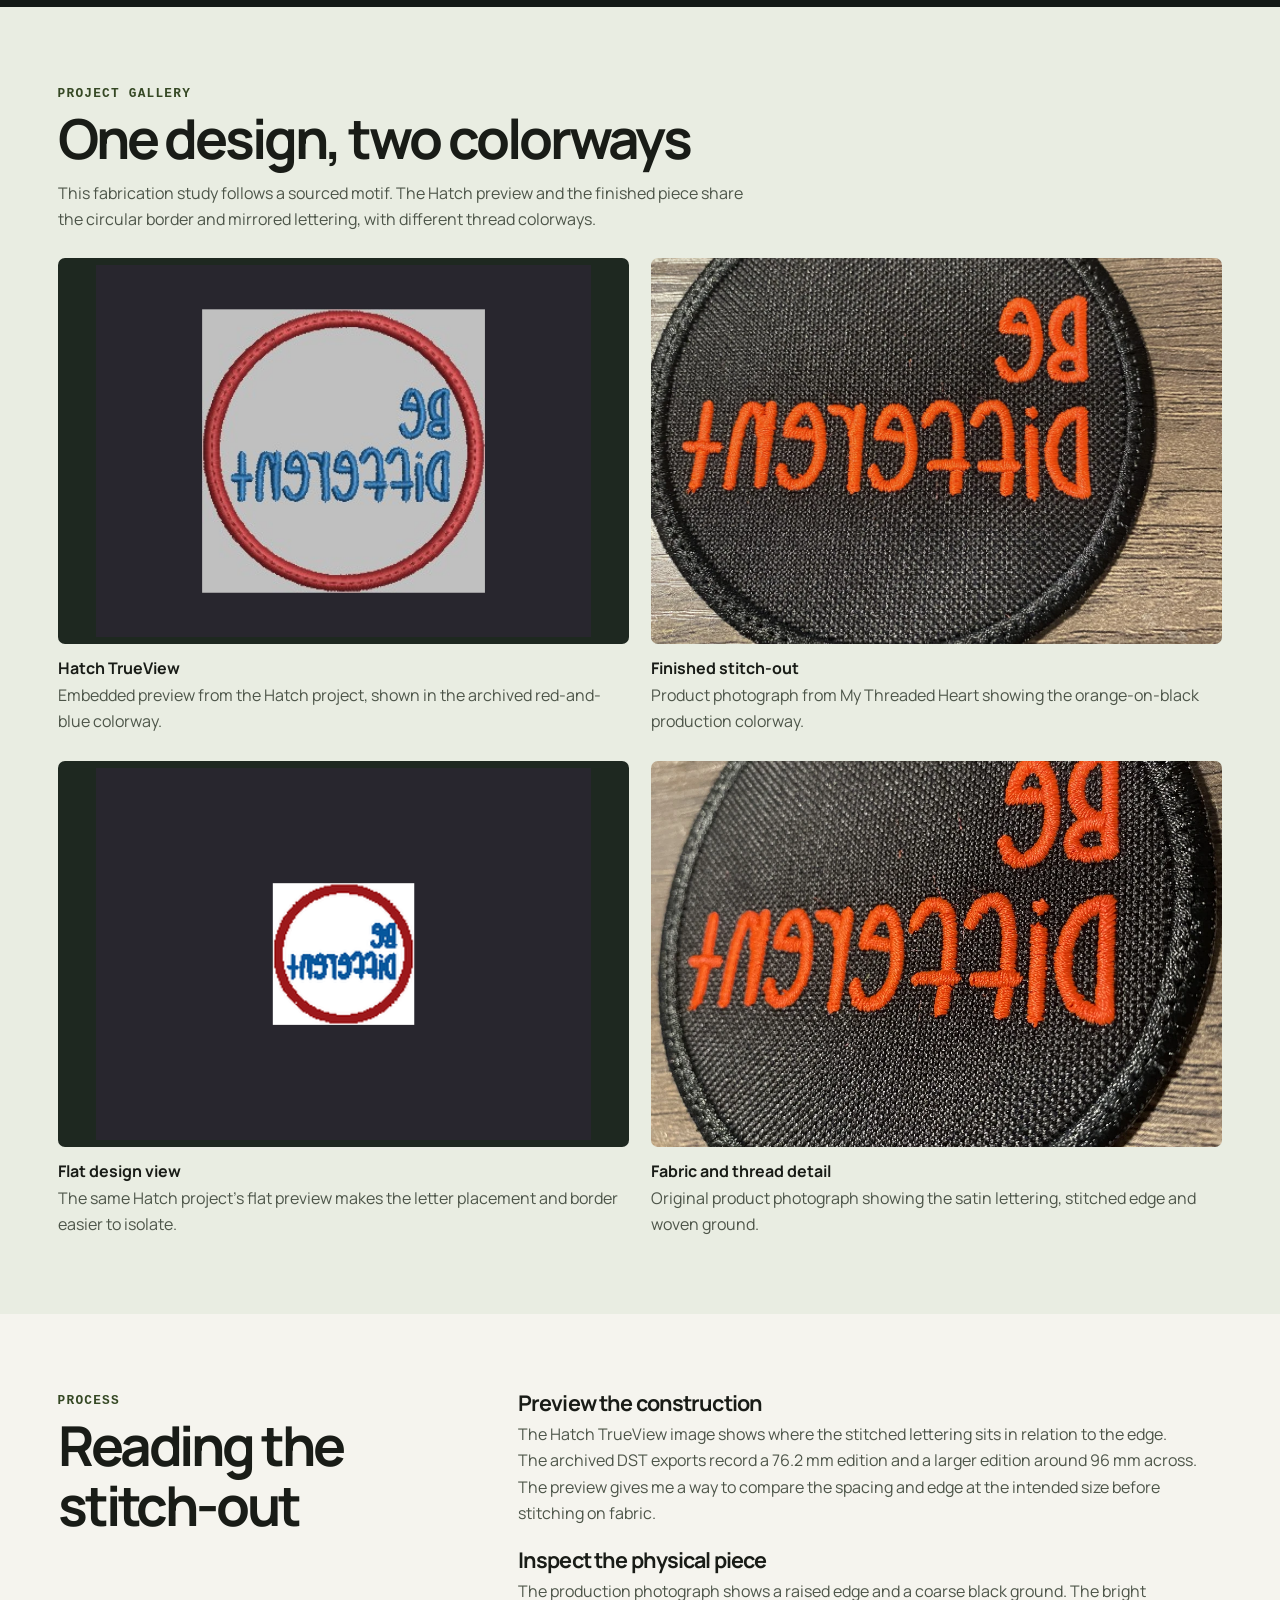
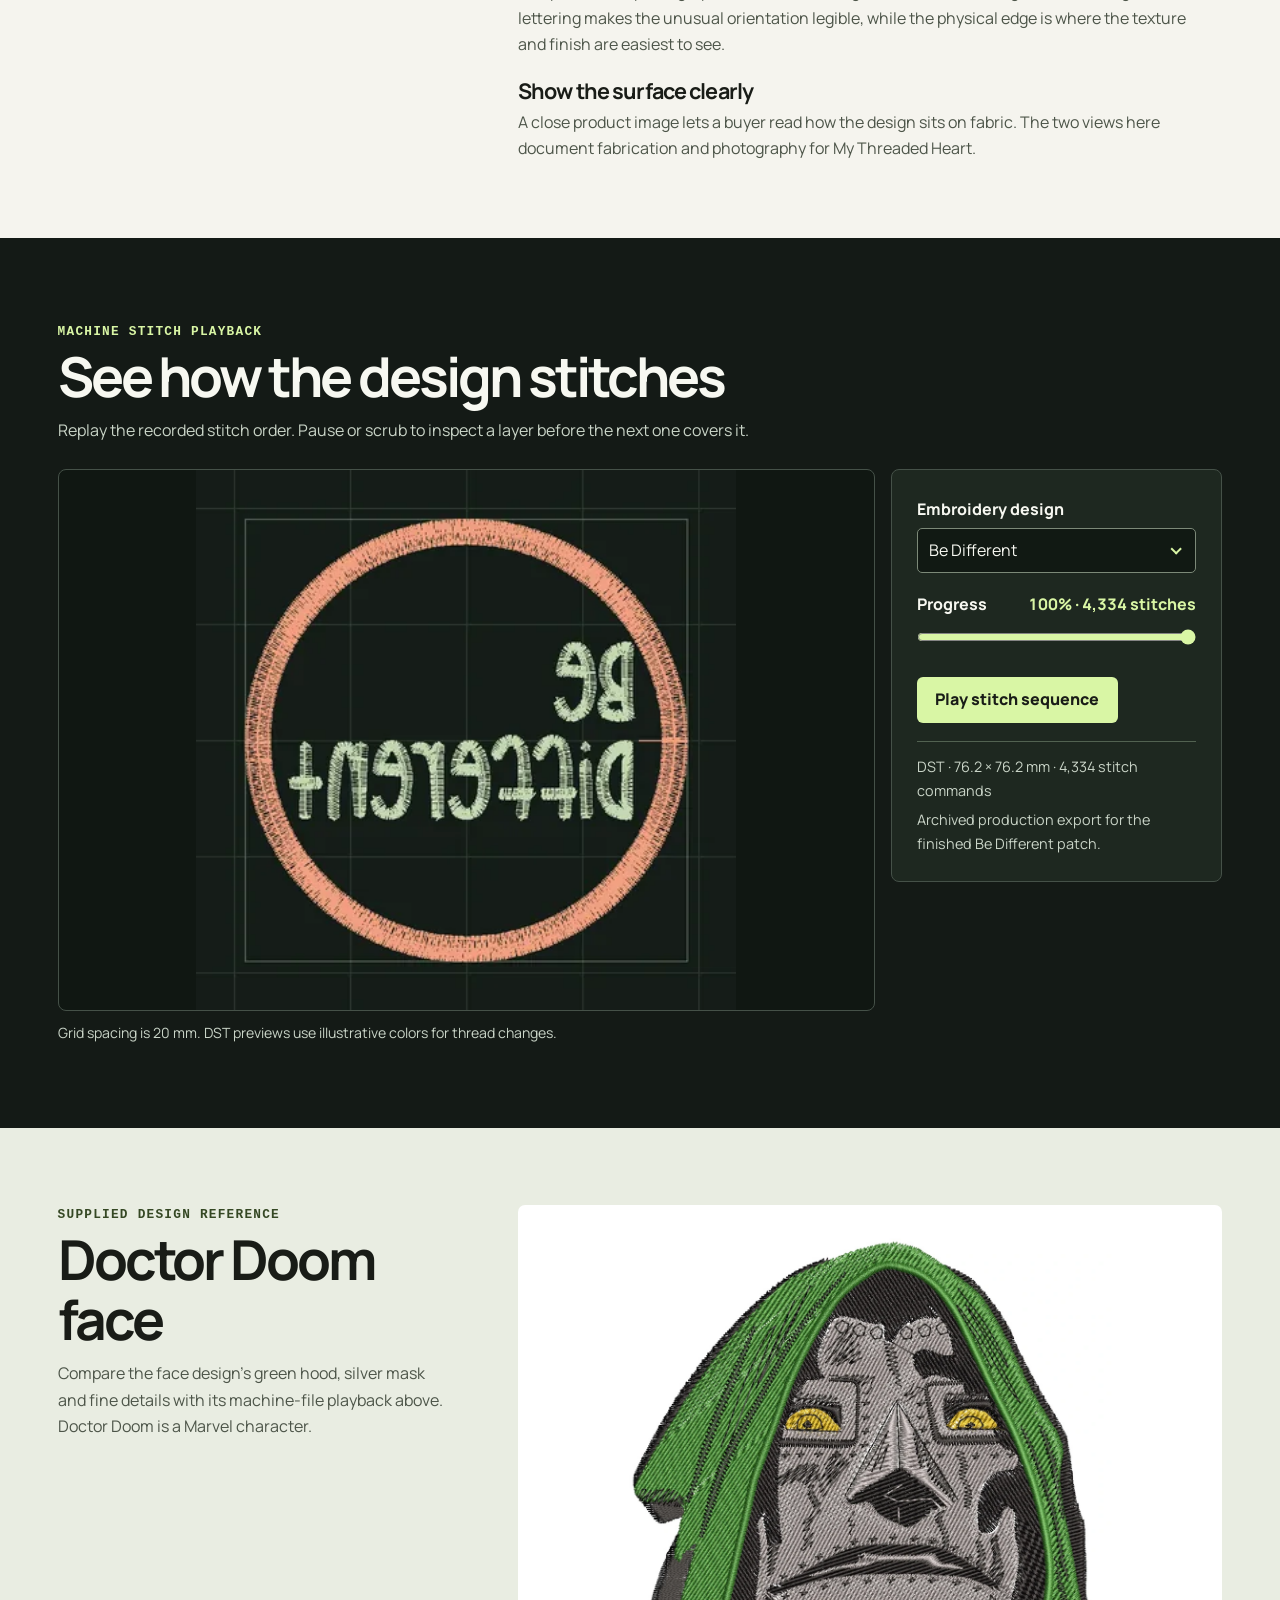
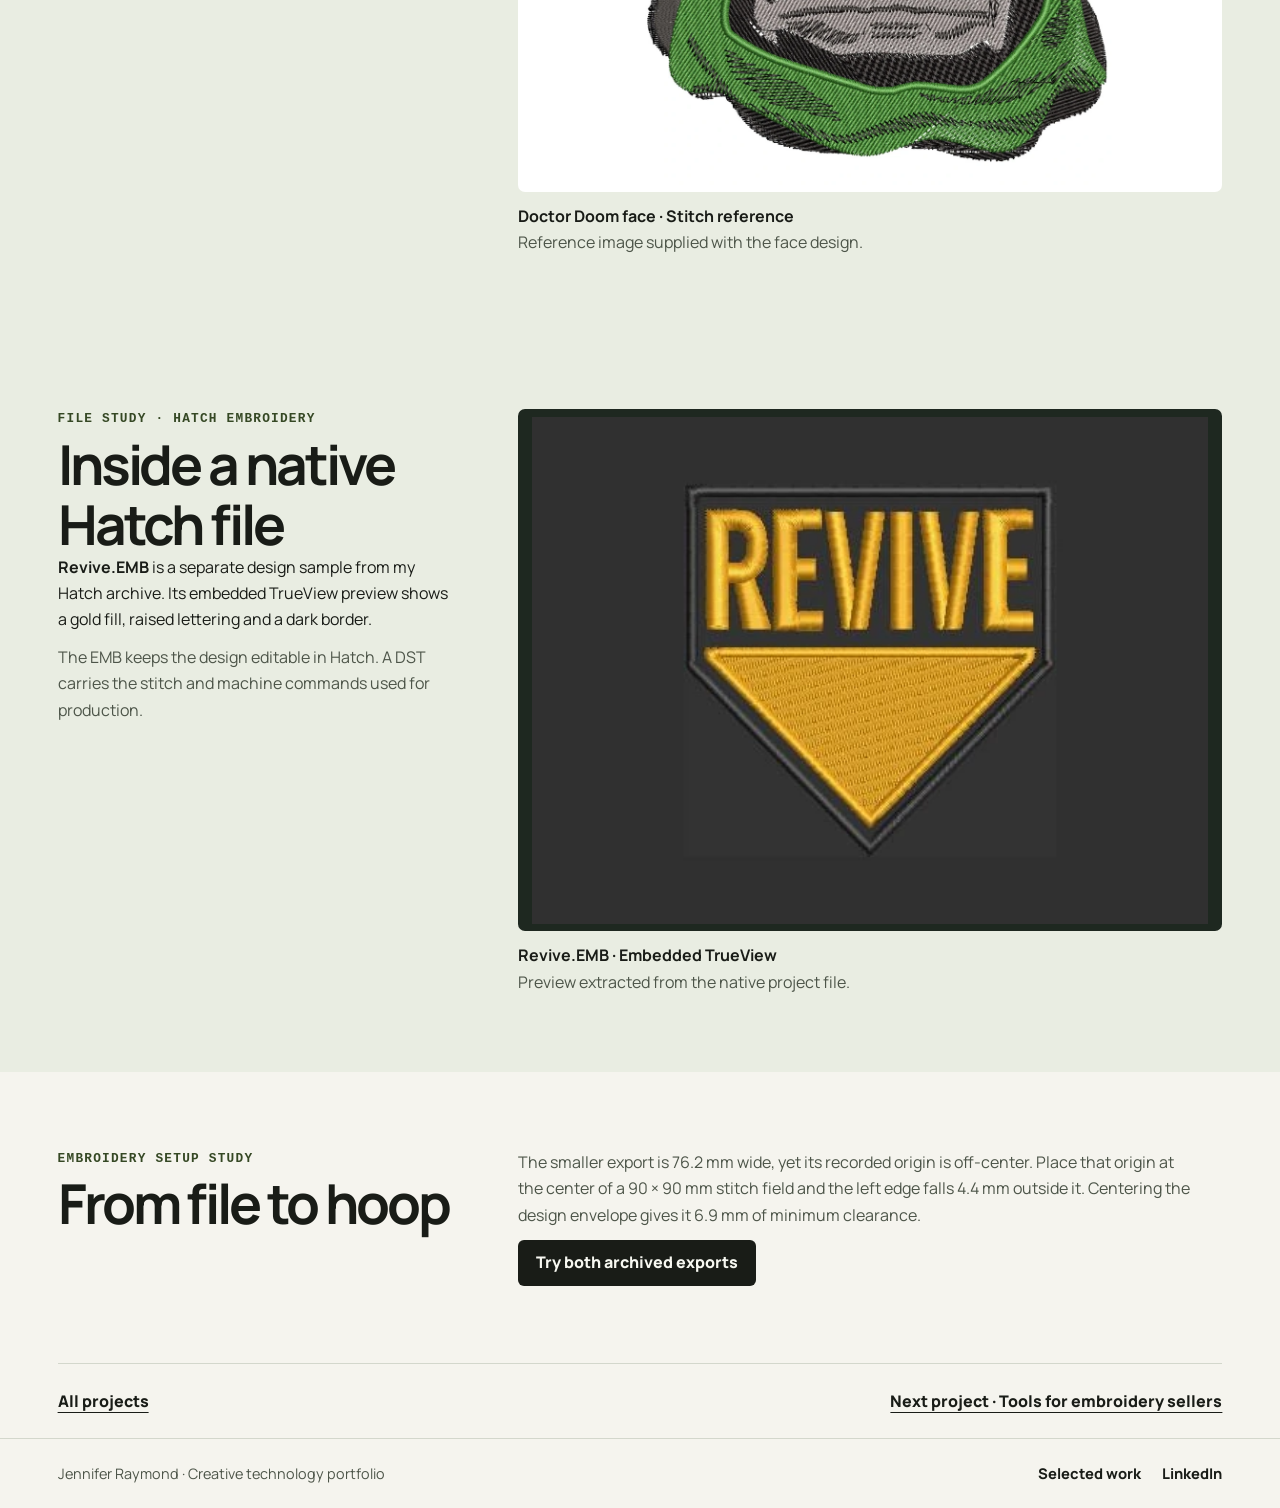
<file: stitch.html>
<!doctype html>
<html lang="en">
<head>
  <meta charset="utf-8">
  <meta name="viewport" content="width=device-width, initial-scale=1">
  <meta name="description" content="A Hatch preview and a finished patch make it possible to compare stitch texture, edge definition, and contrast across a digital file and a physical object.">
  <meta name="theme-color" content="#f5f4ee">
  <title>Digital to physical | Jennifer Raymond</title>
  <link rel="stylesheet" href="styles.css">
  <script src="site.js" defer></script>
  <script src="patch-viewer.js" defer></script>
  <script src="stitch-sequence.js" defer></script>
</head>
<body>
  <a class="skip" href="#main">Skip to content</a>
  <header class="site-head">
    <div class="wrap">
      <a class="wordmark" href="index.html"><span class="monogram" aria-hidden="true">JR</span>Jennifer Raymond</a>
      <nav class="site-nav" aria-label="Main navigation">
        <a href="index.html#work">Work</a>
        <a href="index.html#about">About</a>
        <a href="https://www.linkedin.com/in/jray000">Contact</a>
      </nav>
    </div>
  </header>
  <main id="main">
    <div class="case-top wrap">
      <a href="index.html#work" class="crumb text-link">All projects</a>
      <p class="label green-label">Machine embroidery · Web visualization</p>
      <h1>Digital to physical</h1>
      <p class="lede">A Hatch preview and a finished patch make it possible to compare stitch texture, edge definition, and contrast across a digital file and a physical object.</p>
      <dl class="case-facts"><div><dt class="label">Context</dt><dd>My Threaded Heart</dd></div><div><dt class="label">My contribution</dt><dd>Hatch adaptation, patch production and photography</dd></div><div><dt class="label">Media</dt><dd>Hatch TrueView, 3D inspection and stitch playback</dd></div></dl>
    </div>
    <section class="demo-band" id="viewer" aria-labelledby="viewer-heading"><div class="wrap">
      <div class="artifact-heading">
        <p class="label">Photo-textured 3D model</p><h2 id="viewer-heading">Inspect the finished patch</h2>
        <p>Look closely at the satin lettering and the raised border. The front is textured from the original product photo. The edge and back are modeled.</p>
      </div>
      <div class="viewer">
        <figure class="hoop-figure">
          <div class="viewer-stage patch-stage">
            <canvas id="patch-canvas" tabindex="0" role="img" width="960" height="640" data-texture="patch-front-texture.webp" aria-label="Rotatable model of the real Be Different embroidered patch" aria-describedby="patch-instructions" hidden></canvas>
            <figure id="patch-fallback"><img src="patch-front-texture.webp" alt="Original photograph of the black patch with orange mirrored stitching"><figcaption>Front photograph of the finished patch</figcaption></figure>
          </div>
          <figcaption>Be Different patch · My Threaded Heart</figcaption>
        </figure>
        <div class="viewer-controls" id="patch-controls" hidden>
          <div><p class="patch-view-label">View from</p><div class="patch-views" role="group" aria-label="Patch viewing angle">
            <button class="button" type="button" data-patch-view="front" aria-pressed="false">Front</button>
            <button class="button" type="button" data-patch-view="edge" aria-pressed="false">Edge</button>
            <button class="button" type="button" data-patch-view="back" aria-pressed="false">Back</button>
          </div></div>
          <div><label for="patch-zoom" class="range-heading">Zoom <output id="patch-zoom-value" for="patch-zoom">115%</output></label><input id="patch-zoom" type="range" min="100" max="280" value="115" step="1"></div>
          <p id="patch-instructions">Drag or use the arrow keys to rotate. Pinch or use the slider to zoom. To pan a close-up, move two fingers together or hold Shift while dragging or pressing an arrow key.</p>
          <button class="button" type="button" id="patch-reset">Reset view</button>
        </div>
      </div>
    </div></section>
    <section class="artifact-band" aria-labelledby="gallery-heading"><div class="wrap">
      <div class="artifact-heading"><p class="label green-label">Project gallery</p><h2 id="gallery-heading">One design, two colorways</h2><p>This fabrication study follows a sourced motif. The Hatch preview and the finished piece share the circular border and mirrored lettering, with different thread colorways.</p></div>
      <div class="artifact-grid"><figure>
      <a class="lightbox-trigger" data-fit="contain" href="patch-simulation.webp" aria-label="Enlarge Hatch TrueView"><img src="patch-simulation.webp" alt="Hatch TrueView stitch simulation of the circular Be Different design in red and blue" loading="lazy"></a>
      <figcaption><strong>Hatch TrueView</strong>Embedded preview from the Hatch project, shown in the archived red-and-blue colorway.</figcaption>
    </figure><figure>
      <a class="lightbox-trigger" href="patch-finished.webp" aria-label="Enlarge Finished stitch-out"><img src="patch-finished.webp" alt="Finished circular Be Different patch with orange lettering on black material" loading="lazy"></a>
      <figcaption><strong>Finished stitch-out</strong>Product photograph from My Threaded Heart showing the orange-on-black production colorway.</figcaption>
    </figure><figure>
      <a class="lightbox-trigger" data-fit="contain" href="patch-flat.webp" aria-label="Enlarge Flat design view"><img src="patch-flat.webp" alt="Flat design preview of the circular motif from the Hatch project" loading="lazy"></a>
      <figcaption><strong>Flat design view</strong>The same Hatch project’s flat preview makes the letter placement and border easier to isolate.</figcaption>
    </figure><figure>
      <a class="lightbox-trigger" href="patch-detail.webp" aria-label="Enlarge Fabric and thread detail"><img src="patch-detail.webp" alt="Close view of the black woven ground, orange satin stitching and the raised edge" loading="lazy"></a>
      <figcaption><strong>Fabric and thread detail</strong>Original product photograph showing the satin lettering, stitched edge and woven ground.</figcaption>
    </figure></div>
    </div></section>
    <section class="case-story" id="process" aria-labelledby="process-heading">
      <div class="wrap story-grid">
        <div><p class="label green-label">Process</p><h2 id="process-heading">Reading the stitch-out</h2></div>
        <div class="story-copy">
          <h3>Preview the construction</h3>
          <p>The Hatch TrueView image shows where the stitched lettering sits in relation to the edge. The archived DST exports record a 76.2 mm edition and a larger edition around 96 mm across. The preview gives me a way to compare the spacing and edge at the intended size before stitching on fabric.</p>
          <h3>Inspect the physical piece</h3>
          <p>The production photograph shows a raised edge and a coarse black ground. The bright lettering makes the unusual orientation legible, while the physical edge is where the texture and finish are easiest to see.</p>
          <h3>Show the surface clearly</h3>
          <p>A close product image lets a buyer read how the design sits on fabric. The two views here document fabrication and photography for My Threaded Heart.</p>
        </div>
      </div>
    </section>
    <section class="demo-band sequence-band" id="stitch-sequence" aria-labelledby="sequence-heading"><div class="wrap">
      <div class="artifact-heading"><p class="label">Machine stitch playback</p><h2 id="sequence-heading">See how the design stitches</h2>
        <p>Replay the recorded stitch order. Pause or scrub to inspect a layer before the next one covers it.</p></div>
      <div class="viewer">
        <figure class="hoop-figure">
          <div class="viewer-stage sequence-stage">
            <canvas id="sequence-canvas" role="img" width="400" height="400" aria-label="Stitch sequence playback" hidden></canvas>
            <img id="sequence-poster" src="be-different-stitches.webp" width="400" height="400" alt="Complete stitch path for Be Different" loading="lazy">
          </div>
          <figcaption>Grid spacing is 20 mm. DST previews use illustrative colors for thread changes.</figcaption>
        </figure>
        <div class="viewer-controls">
          <div><label for="sequence-design">Embroidery design</label><select id="sequence-design">
            <option data-atlas="be-different-sequence.webp" data-preview="be-different-stitches.webp" data-dimensions="76.2 × 76.2" data-format="DST" data-stitches="4334" data-credit="Archived production export for the finished Be Different patch.">Be Different</option>
            <option data-atlas="doctor-doom-sequence.webp" data-preview="doctor-doom-stitches.webp" data-dimensions="87.0 × 101.8" data-format="DST" data-stitches="20895" data-credit="Supplied Doctor Doom design sample. Character by Marvel.">Doctor Doom · figure</option>
            <option data-atlas="doom-face-sequence.webp" data-preview="doom-face-stitches.webp" data-dimensions="78.0 × 85.2" data-format="DST" data-stitches="23361" data-credit="Supplied Doctor Doom face design. Its stitched reference is below. Character by Marvel.">Doctor Doom · face</option>
            <option data-atlas="xmen-sequence.webp" data-preview="xmen-stitches.webp" data-dimensions="38.2 × 38.2" data-format="JEF" data-stitches="9806" data-credit="Supplied X-Men emblem sample. The playback uses the thread colors recorded in the JEF.">X-Men emblem</option>
          </select></div>
          <div><label for="sequence-progress" class="range-heading">Progress <output id="sequence-value" for="sequence-progress">100% · 4,334 stitches</output></label><input id="sequence-progress" type="range" min="0" max="20" value="20" disabled></div>
          <button class="button button-light" type="button" id="sequence-play" disabled>Play stitch sequence</button>
          <div class="sequence-meta"><p id="sequence-details">DST · 76.2 × 76.2 mm · 4,334 stitch commands</p><p id="sequence-note">Archived production export for the finished Be Different patch.</p></div>
        </div>
      </div>
    </div></section>
    <section class="artifact-band" aria-labelledby="doom-reference-heading"><div class="wrap story-grid">
      <div class="artifact-heading"><p class="label green-label">Supplied design reference</p><h2 id="doom-reference-heading">Doctor Doom face</h2><p>Compare the face design’s green hood, silver mask and fine details with its machine-file playback above. Doctor Doom is a Marvel character.</p></div>
      <div class="artifact-grid doom-reference"><figure>
      <a class="lightbox-trigger" data-fit="contain" href="doom-face-reference.webp" aria-label="Enlarge Doctor Doom face · Stitch reference"><img src="doom-face-reference.webp" alt="Detailed embroidery reference of the Doctor Doom face in a green hood" loading="lazy"></a>
      <figcaption><strong>Doctor Doom face · Stitch reference</strong>Reference image supplied with the face design.</figcaption>
    </figure></div>
    </div></section>
    <section class="artifact-band" id="hatch-file" aria-labelledby="hatch-file-heading"><div class="wrap story-grid">
      <div class="artifact-heading">
        <p class="label green-label">File study · Hatch embroidery</p>
        <h2 id="hatch-file-heading">Inside a native Hatch file</h2>
        <p><strong>Revive.EMB</strong> is a separate design sample from my Hatch archive. Its embedded TrueView preview shows a gold fill, raised lettering and a dark border.</p>
        <p>The EMB keeps the design editable in Hatch. A DST carries the stitch and machine commands used for production.</p>
      </div>
      <div class="artifact-grid"><figure>
      <a class="lightbox-trigger" data-fit="contain" href="hatch-revive-preview.webp" aria-label="Enlarge Revive.EMB · Embedded TrueView"><img src="hatch-revive-preview.webp" alt="TrueView image of the gold word REVIVE above a filled triangle with a dark stitched edge" loading="lazy"></a>
      <figcaption><strong>Revive.EMB · Embedded TrueView</strong>Preview extracted from the native project file.</figcaption>
    </figure></div>
    </div></section>
    <section class="case-story" id="setup" aria-labelledby="setup-heading">
      <div class="wrap story-grid">
        <div><p class="label green-label">Embroidery setup study</p><h2 id="setup-heading">From file to hoop</h2></div>
        <div class="story-copy">
          <p>The smaller export is 76.2 mm wide, yet its recorded origin is off-center. Place that origin at the center of a 90 × 90 mm stitch field and the left edge falls 4.4 mm outside it. Centering the design envelope gives it 6.9 mm of minimum clearance.</p>
          <p><a class="button" href="lab.html#hoop-fit">Try both archived exports</a></p>
        </div>
      </div>
    </section>
    <div class="wrap next"><a class="text-link" href="index.html#work">All projects</a><a class="text-link" href="commerce.html">Next project · Tools for embroidery sellers</a></div>
  </main>
  <footer class="site-footer"><div class="wrap"><p>Jennifer Raymond · Creative technology portfolio</p><div class="footer-links"><a href="index.html#work">Selected work</a><a href="https://www.linkedin.com/in/jray000">LinkedIn</a></div></div></footer>
  <dialog class="lightbox" aria-label="Expanded gallery image"><div class="lightbox-bar"><p data-lightbox-caption></p><form method="dialog"><button class="close" type="submit">Close</button></form></div><img alt=""></dialog>
</body>
</html>
</file>
<file: styles.css>
@font-face { font-family: Manrope; font-weight: 400 800; font-style: normal; font-display: swap; src: url('manrope.woff2') format('woff2'); }

:root {
  color-scheme: light;
  --paper: #f5f4ee;
  --ink: #191c17;
  --muted: #4d5549;
  --line: #d3d7cc;
  --green: #d9f6a5;
  --green-dark: #354824;
  --night: #141a16;
  --night-light: #1e2820;
  --white: #f7f8f1;
  --sans: 'Manrope', 'Segoe UI', system-ui, sans-serif;
  --mono: 'IBM Plex Mono', 'Cascadia Mono', monospace;
  --container: 1296px;
}

*, *::before, *::after { box-sizing: border-box; }
html { scroll-behavior: smooth; }
body { margin: 0; background: var(--paper); color: var(--ink); font: 1rem/1.65 var(--sans); }
img { display: block; max-width: 100%; height: auto; }
a { color: inherit; }
button, input, textarea { font: inherit; }
button { cursor: pointer; }
button:disabled { cursor: default; }
::-moz-selection { background: var(--green); color: var(--ink); }
::selection { background: var(--green); color: var(--ink); }
:focus-visible { outline: 3px solid #608645; outline-offset: 5px; }
[hidden] { display: none !important; }
.sr-only { position: absolute; width: 1px; height: 1px; padding: 0; margin: -1px; overflow: hidden; clip-path: inset(50%); white-space: nowrap; border: 0; }
h1, h2, h3, p, figure { margin: 0; }
h1, h2, h3 { line-height: 1.09; letter-spacing: -.055em; }
section[id] { scroll-margin-top: 1rem; }

.wrap { width: min(var(--container), calc(100% - clamp(36px, 9vw, 144px))); margin-inline: auto; }
.skip { position: absolute; z-index: 5; transform: translateY(-150%); padding: .6rem 1rem; background: var(--green); color: var(--ink); }
.skip:focus { transform: translateY(0); }
.site-head { border-bottom: 1px solid var(--line); }
.site-head .wrap { display: flex; justify-content: space-between; align-items: center; gap: 1rem; min-height: 80px; }
.wordmark { display: inline-flex; align-items: center; gap: .8rem; font-weight: 800; text-decoration: none; letter-spacing: -.035em; }
.monogram { display: grid; place-items: center; width: 2.2rem; height: 2.2rem; color: var(--paper); background: var(--ink); border-radius: 50%; font: 600 .75rem/1 var(--mono); letter-spacing: -.07em; }
.site-nav { display: flex; align-items: center; gap: clamp(.85rem, 3vw, 2.5rem); }
.site-nav a, .footer-links a { text-underline-offset: .28em; text-decoration-color: transparent; font-size: .92rem; font-weight: 750; }
.site-nav a:hover, .footer-links a:hover { text-decoration-color: currentColor; }
.label { text-transform: uppercase; font: 600 .8rem/1.5 var(--mono); letter-spacing: .095em; }
.green-label { color: var(--green-dark); }
.button { display: inline-flex; align-items: center; justify-content: center; gap: .5rem; min-height: 46px; padding: .65rem 1.08rem; border: 1px solid transparent; border-radius: 6px; background: var(--ink); color: var(--white); text-decoration: none; font-weight: 800; line-height: 1.2; }
.button:hover { background: #374233; }
.button-light { background: var(--green); color: var(--ink); }
.button-light:hover { background: #efffcf; }
.text-link { font-weight: 800; text-underline-offset: .3em; text-decoration-thickness: 1px; }

.hero { padding-block: clamp(3rem, 7vw, 7.6rem) clamp(2.75rem, 6.3vw, 6.2rem); }
.hero-grid { display: grid; grid-template-columns: .91fr 1.09fr; align-items: center; gap: clamp(2.5rem, 5vw, 5rem); }
.hero h1 { font-size: clamp(3.2rem, 7vw, 7.25rem); font-weight: 800; letter-spacing: -.071em; line-height: .98; margin-block: .86rem 1.5rem; }
.hero h1 span { display: block; }
.hero h1 em { font-style: normal; color: #4b6140; }
.hero-copy > p:not(.label) { max-width: 37rem; color: var(--muted); font-size: clamp(1rem, 1.4vw, 1.22rem); }
.hero-actions { display: flex; flex-wrap: wrap; align-items: center; gap: .75rem 1.45rem; margin-top: 1.65rem; }
.hero-media { min-width: 0; background: var(--night); color: var(--white); border-radius: 11px; overflow: hidden; }
.hero-image { display: block; position: relative; width: 100%; aspect-ratio: 1.12; background: #232e25; overflow: hidden; }
.hero-image img { width: 100%; height: 100%; object-fit: cover; transition: transform .45s ease; }
.hero-image:hover img { transform: scale(1.035); }
.hero-media figcaption { padding: .9rem 1.1rem; display: flex; flex-wrap: wrap; gap: .3rem 1rem; align-items: baseline; justify-content: space-between; }
.hero-media figcaption a { color: var(--green); font-size: .87rem; }
.hero-media .label { font-size: .73rem; }

.studies { background: var(--night); color: var(--white); padding-block: clamp(2.8rem, 5.5vw, 5.15rem); }
.studies .label { color: var(--green); }
.study-grid { display: grid; grid-template-columns: repeat(2, minmax(0, 1fr)); gap: clamp(1rem, 2.7vw, 2.6rem); }
.study-card { display: grid; overflow: hidden; border: 1px solid #526251; border-radius: 8px; background: var(--night-light); text-decoration: none; }
.study-card img { width: 100%; aspect-ratio: 1.94; object-fit: contain; background: #101712; }
.study-card div { padding: 1rem; }
.study-card h3 { font-size: clamp(1.4rem, 2.5vw, 2rem); }
.study-card p { color: #c9d4c7; padding-top: .35rem; }
.study-card:hover h3 { color: var(--green); text-underline-offset: .17em; text-decoration: underline; text-decoration-thickness: 1px; }

.work { border-top: 1px solid var(--line); padding-block: clamp(3rem, 6.5vw, 6rem); }
.section-head { display: flex; align-items: end; justify-content: space-between; gap: 1rem 2rem; margin-bottom: 1.9rem; }
.section-head h2 { margin-top: .35rem; font-size: clamp(2.5rem, 5.4vw, 5.25rem); }
.filter-list { display: flex; flex-wrap: wrap; gap: .45rem; padding-bottom: .35rem; }
.filter-list button { color: var(--muted); background: transparent; padding: .42rem .78rem; min-height: 42px; font-size: .86rem; font-weight: 800; border: 1px solid var(--line); border-radius: 999px; }
.filter-list button:hover { border-color: var(--ink); }
.filter-list button[aria-pressed='true'] { color: var(--white); background: var(--ink); border-color: var(--ink); }
.project-grid { display: grid; grid-template-columns: repeat(2, minmax(0, 1fr)); gap: clamp(1.6rem, 3.5vw, 3.5rem) clamp(1rem, 2.7vw, 2.6rem); }
.project-card { display: block; position: relative; text-decoration: none; border-bottom: 1px solid var(--line); padding-bottom: 1.2rem; min-width: 0; }
.project-media { width: 100%; aspect-ratio: 1.66; overflow: hidden; border-radius: 8px; background: #26342c; }
.project-media img { width: 100%; height: 100%; object-fit: cover; transition: transform .4s ease; }
.project-media.pair { display: grid; grid-template-columns: .96fr 1.04fr; }
.project-media.pair img:first-child { object-fit: contain; background: #202821; }
.project-media .interface-image { object-fit: contain; padding: 1rem; }
.project-media.game { background: #c2d8d6; }
.project-media.brand { background: #1f101e; }
.project-card:hover img { transform: scale(1.035); }
.project-card .label { color: var(--green-dark); margin-top: 1rem; }
.project-card h3 { font-size: clamp(1.55rem, 3vw, 2.6rem); margin-block: .26rem .46rem; }
.project-card:hover h3 { text-decoration: underline; text-decoration-thickness: 1px; text-underline-offset: .17em; }
.project-card p:last-child { color: var(--muted); max-width: 48ch; }

.about { background: var(--night); color: var(--white); padding-block: clamp(3rem, 7vw, 7rem); }
.about .label { color: var(--green); }
.about-grid { display: grid; grid-template-columns: 1fr 1fr; align-items: start; gap: clamp(1.4rem, 4vw, 4rem); }
.about h2 { font-size: clamp(2.35rem, 5.5vw, 5.35rem); max-width: 12ch; margin-top: .5rem; }
.about-copy { display: grid; align-content: start; gap: 1rem; color: #e0e8dc; font-size: clamp(1rem, 1.5vw, 1.15rem); }
.about-copy a { justify-self: start; margin-top: .35rem; }
.capabilities { display: grid; grid-template-columns: repeat(3, minmax(0, 1fr)); gap: 1.4rem; border-top: 1px solid #485449; padding-top: 1.6rem; margin-top: clamp(2rem, 4.8vw, 4.4rem); }
.capabilities h3 { font-size: 1.32rem; margin-bottom: .45rem; }
.capabilities p { color: #c0cebe; }
.site-footer { padding-block: 1.4rem; border-top: 1px solid var(--line); }
.site-footer .wrap, .footer-links { display: flex; flex-wrap: wrap; gap: .65rem 1.35rem; justify-content: space-between; align-items: center; }
.site-footer p { font-size: .9rem; color: var(--muted); }

.case-top { padding-block: clamp(2.1rem, 5vw, 4.75rem) clamp(2rem, 4vw, 3.25rem); }
.crumb { font-size: .92rem; display: inline-block; margin-bottom: clamp(1.7rem, 4vw, 3.3rem); color: var(--muted); }
.case-top h1 { font-size: clamp(3rem, 8.4vw, 7.6rem); letter-spacing: -.07em; max-width: 15ch; margin-block: .45rem .95rem; }
.lede { font-size: clamp(1.15rem, 2.15vw, 1.6rem); line-height: 1.5; color: var(--muted); max-width: 52ch; }
.case-facts { display: grid; grid-template-columns: repeat(3, minmax(0, 1fr)); gap: 1.1rem; margin: 2rem 0 0; padding-top: 1.25rem; border-top: 1px solid var(--line); }
.case-facts dt { color: var(--green-dark); }
.case-facts dd { margin: .35rem 0 0; font-weight: 700; }
.case-lead-image { max-height: 650px; margin-bottom: 0; border-radius: 10px; width: 100%; object-fit: cover; background: var(--night); }
.case-lead-image.contain { object-fit: contain; }
.main-figure figcaption { padding-top: .65rem; color: var(--muted); font-size: .95rem; }
.case-story { padding-block: clamp(2.7rem, 6vw, 6rem); }
.case-story + .case-story { border-top: 1px solid var(--line); }
.story-grid { display: grid; grid-template-columns: minmax(0, .72fr) minmax(0, 1.28fr); gap: clamp(1.35rem, 5vw, 5rem); }
.story-grid h2, .artifact-heading h2 { font-size: clamp(2.1rem, 4.3vw, 4.25rem); margin-top: .32rem; }
.story-copy { max-width: 68ch; }
.story-copy h3 { margin: 1.35rem 0 .4rem; font-size: 1.35rem; letter-spacing: -.04em; }
.story-copy h3:first-child { margin-top: 0; }
.story-copy p + p { margin-top: .75rem; }
.story-copy p { color: var(--muted); }
.process { padding-inline-start: 1.32rem; color: var(--muted); }
.process li { padding-left: .35rem; }
.process li + li { margin-top: .85rem; }
.process strong { color: var(--ink); }
.artifact-band { padding-block: clamp(2.6rem, 6vw, 5.5rem); background: #e9ede2; }
.artifact-heading { margin-bottom: 1.6rem; }
.artifact-heading p:last-child:not(.label) { color: var(--muted); max-width: 71ch; margin-top: .7rem; }
.artifact-grid { display: grid; grid-template-columns: repeat(2, minmax(0, 1fr)); column-gap: 1.35rem; row-gap: 1.65rem; }
.artifact-grid:has(> :only-child) { grid-template-columns: minmax(0, 940px); }
.artifact-grid:has(> :only-child) img { aspect-ratio: 1.35; }
.artifact-grid img { width: 100%; aspect-ratio: 1.48; object-fit: cover; background: var(--night-light); }
.artifact-grid .compact { max-width: 25rem; margin-inline: auto; }
.artifact-grid figcaption { margin-top: .7rem; color: var(--muted); }
.artifact-grid figcaption strong { color: var(--ink); display: block; }
.lightbox-trigger { display: block; padding: 0; background: var(--night); border: 0; width: 100%; border-radius: 7px; overflow: hidden; }
.lightbox-trigger:hover img { filter: brightness(1.08); }
.lightbox-trigger[data-fit='contain'] img { object-fit: contain; padding: .45rem; }
.lightbox { max-width: min(1100px, 94vw); padding: .9rem; margin: auto; border: 1px solid #849181; border-radius: 10px; color: var(--white); background: var(--night); }
.lightbox::backdrop { background: rgb(12 18 13 / .86); }
.lightbox img { max-height: 76vh; object-fit: contain; margin-inline: auto; }
.lightbox-bar { display: flex; align-items: center; justify-content: space-between; gap: 1rem; padding-bottom: .6rem; }
.lightbox-bar p { font-size: .9rem; }
.close { border: 1px solid #899787; border-radius: 5px; background: transparent; color: var(--white); padding: .24rem .6rem; min-height: 36px; }
.close:hover { background: var(--night-light); }
.next { display: flex; align-items: center; flex-wrap: wrap; justify-content: space-between; gap: .5rem 1rem; padding-block: 1.5rem; border-top: 1px solid var(--line); }

.demo-band { background: var(--night); color: var(--white); padding-block: clamp(2.5rem, 6.5vw, 6rem); }
.demo-band .label { color: var(--green); }
.demo-band .artifact-heading p:last-child:not(.label) { color: #c9d4c7; }
.demo-panel { display: grid; grid-template-columns: 1fr 1fr; gap: 1.2rem; }
.demo-panel form, .listing-feedback { min-width: 0; border: 1px solid #526251; border-radius: 8px; background: var(--night-light); padding: clamp(1rem, 3vw, 1.7rem); }
.demo-panel form { display: grid; gap: .55rem; }
.demo-panel label { font-weight: 800; }
.demo-panel input, .demo-panel textarea { padding: .65rem .8rem; border: 1px solid #7c8978; border-radius: 5px; background: #111913; color: var(--white); width: 100%; margin-bottom: .45rem; }
.demo-panel textarea { resize: vertical; min-height: 6.1rem; }
.demo-panel button { justify-self: start; }
.listing-feedback h3 { margin-bottom: .7rem; font-size: 1.32rem; }
.listing-feedback ul { padding-left: 1.2rem; margin: 0; }
.listing-feedback li + li { margin-top: .45rem; }
.listing-feedback p { color: #cbd6c8; }

.viewer { display: grid; grid-template-columns: minmax(0, 1.6fr) minmax(14rem, .65fr); gap: 1rem; }
.viewer-stage { display: grid; place-items: center; position: relative; min-width: 0; min-height: 22rem; overflow: hidden; border: 1px solid #455148; border-radius: 8px; background: #101712; }
.viewer-stage canvas { display: block; width: 100%; min-height: 22rem; aspect-ratio: 1.47; }
.viewer-stage img { max-height: 25rem; object-fit: contain; }
.viewer-controls { align-self: start; border: 1px solid #455148; border-radius: 8px; padding: clamp(1rem, 3vw, 1.6rem); display: grid; gap: 1.15rem; background: var(--night-light); }
.viewer-controls label { display: block; font-weight: 750; margin-bottom: .35rem; }
.viewer-controls select { width: 100%; min-height: 45px; padding: .48rem 2.4rem .48rem .65rem; appearance: none; border: 1px solid #7c8978; border-radius: 5px; background: #111913; color: var(--white); font: inherit; }
.viewer-controls div:has(> select) { position: relative; }
.viewer-controls div:has(> select)::after { content: ''; width: .52rem; height: .52rem; border-right: 2px solid var(--green); border-bottom: 2px solid var(--green); position: absolute; right: .96rem; bottom: 1.2rem; transform: rotate(45deg); pointer-events: none; }
.viewer-controls p { font-size: .9rem; color: #c9d4c7; }
.viewer-controls .hoop-checkbox { display: flex; gap: .55rem; align-items: start; margin: 0; cursor: pointer; }
.hoop-checkbox input { flex: 0 0 auto; width: 1.1rem; height: 1.1rem; margin: .22rem 0 0; accent-color: var(--green); }
.hoop-figure { min-width: 0; }
.hoop-figure figcaption, .hoop-band noscript p { color: #c9d4c7; margin-top: .65rem; font-size: .88rem; }
.hoop-status { padding: .75rem .8rem; border-left: 3px solid #eea88e; border-radius: 4px; background: #141b16; font-variant-numeric: tabular-nums; }
.hoop-status[data-state='fit'] { border-color: var(--green); }
#hoop-result { color: #ffe2d4; font-weight: 800; font-size: 1.04rem; margin-bottom: .26rem; }
.hoop-status[data-state='fit'] #hoop-result { color: var(--green); }
#hoop-fallback { padding: 1rem; }
.patch-stage #patch-canvas { cursor: grab; }
.patch-stage #patch-canvas.is-dragging { cursor: grabbing; }
.patch-stage #patch-canvas:focus-visible { outline-offset: -4px; outline-color: var(--green); }
#patch-fallback { padding: 1rem; text-align: center; }
#patch-fallback img { border-radius: 50%; max-width: min(100%, 22rem); }
.viewer-controls .patch-view-label { font: inherit; font-weight: 750; color: var(--white); margin-bottom: .45rem; }
.patch-views { display: flex; flex-wrap: wrap; gap: .45rem; }
.patch-views .button, #patch-reset { color: var(--white); background: transparent; border-color: #7c8978; }
.patch-views .button:hover, #patch-reset:hover { background: #374233; }
.patch-views [aria-pressed='true'] { color: var(--ink); background: var(--green); border-color: var(--green); }
.patch-views [aria-pressed='true']:hover { background: #efffcf; }
#patch-reset, #sequence-play { justify-self: start; }
.viewer-controls .range-heading { display: flex; flex-wrap: wrap; justify-content: space-between; column-gap: .5rem; }
.viewer-controls input[type='range'] { width: 100%; min-height: 28px; margin: 0; accent-color: var(--green); }
.range-heading output { font-variant-numeric: tabular-nums; color: var(--green); }
.sequence-stage { min-height: 0; }
.sequence-stage #sequence-canvas, .sequence-stage #sequence-poster { width: min(100%, 540px); min-height: 0; max-height: none; height: auto; aspect-ratio: 1; }
.sequence-meta { padding-top: .8rem; border-top: 1px solid #526251; }
.sequence-meta p + p { margin-top: .35rem; }
.doom-reference .lightbox-trigger { background: #fff; }
.doom-reference .lightbox-trigger img { background: #fff; aspect-ratio: 1.2; }

@media (max-width: 930px) {
  .hero-grid { gap: 2rem; }
  .section-head { align-items: start; flex-direction: column; }
  .hero h1 { font-size: clamp(3rem, 7.2vw, 5.5rem); }
}
@media (max-width: 725px) {
  .site-head .wrap { min-height: 66px; }
  .hero { padding-top: 3.1rem; }
  .hero-grid, .story-grid, .about-grid, .demo-panel, .viewer { grid-template-columns: 1fr; }
  .hero h1 { font-size: clamp(3.1rem, 11.5vw, 5.4rem); }
  .hero-image { aspect-ratio: 1.15; }
  .about h2 { max-width: 15ch; }
  .capabilities { grid-template-columns: 1fr; }
  .viewer-stage, .viewer-stage canvas { min-height: 16rem; }
}
@media (max-width: 510px) {
  .site-head .wrap { gap: .5rem; }
  .wordmark { gap: .36rem; font-size: .88rem; }
  .monogram { width: 1.8rem; height: 1.8rem; font-size: .67rem; }
  .site-nav { gap: .72rem; }
  .site-nav a { font-size: .83rem; }
  .site-head .wrap:has(.review-nav) { flex-wrap: wrap; padding-block: .68rem; }
  .review-nav { flex-wrap: wrap; }
  .case-facts, .project-grid, .artifact-grid, .study-grid { grid-template-columns: 1fr; }
  .case-facts { gap: .85rem; }
  .case-facts dd { margin-top: .12rem; }
  .project-card { padding-bottom: 1.05rem; }
}
@media (prefers-reduced-motion: reduce) {
  *, *::before, *::after { scroll-behavior: auto !important; transition: none !important; }
}
</file>
